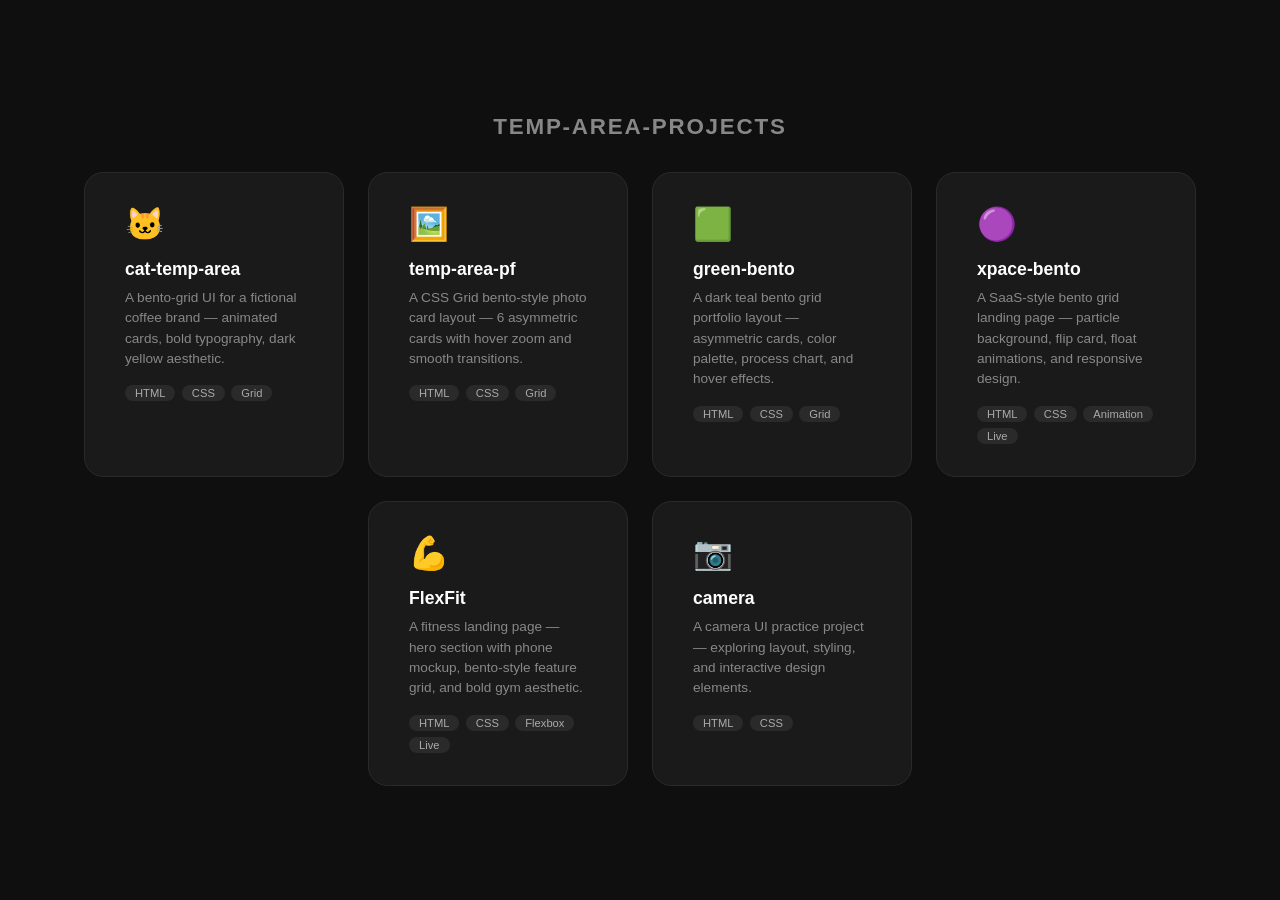
<file: index.html>
<!DOCTYPE html>
<html lang="en">
<head>
  <meta charset="UTF-8">
  <meta name="viewport" content="width=device-width, initial-scale=1.0">
  <title>temp-area-projects</title>
  <style>
    * { margin: 0; padding: 0; box-sizing: border-box; }

    body {
      min-height: 100vh;
      background: #0f0f0f;
      display: flex;
      flex-direction: column;
      align-items: center;
      justify-content: center;
      font-family: 'Segoe UI', sans-serif;
      gap: 2rem;
      padding: 2rem;
    }

    h1 {
      color: #fff;
      font-size: 1.4rem;
      letter-spacing: 0.08em;
      opacity: 0.5;
      text-transform: uppercase;
    }

    .cards {
      display: flex;
      gap: 1.5rem;
      flex-wrap: wrap;
      justify-content: center;
    }

    a.card {
      text-decoration: none;
      background: #1a1a1a;
      border: 1px solid #2a2a2a;
      border-radius: 1.2rem;
      padding: 2rem 2.5rem;
      color: #fff;
      width: 260px;
      transition: transform 0.25s ease, border-color 0.25s ease, box-shadow 0.25s ease;
    }

    a.card:hover {
      transform: translateY(-6px);
      border-color: #555;
      box-shadow: 0 12px 40px rgba(0,0,0,0.5);
    }

    .card-icon { font-size: 2rem; margin-bottom: 1rem; }

    .card h2 {
      font-size: 1.1rem;
      margin-bottom: 0.5rem;
      color: #fff;
    }

    .card p {
      font-size: 0.85rem;
      color: #888;
      line-height: 1.5;
    }

    .tags {
      display: flex;
      gap: 0.4rem;
      flex-wrap: wrap;
      margin-top: 1rem;
    }

    .tag {
      font-size: 0.7rem;
      padding: 2px 10px;
      border-radius: 20px;
      background: #2a2a2a;
      color: #aaa;
    }
  </style>
</head>
<body>

  <h1>temp-area-projects</h1>

  <div class="cards">

    <a href="./cat/index.html" class="card">
      <div class="card-icon">🐱</div>
      <h2>cat-temp-area</h2>
      <p>A bento-grid UI for a fictional coffee brand — animated cards, bold typography, dark yellow aesthetic.</p>
      <div class="tags">
        <span class="tag">HTML</span>
        <span class="tag">CSS</span>
        <span class="tag">Grid</span>
      </div>
    </a>

    <a href="./pf/index.html" class="card">
      <div class="card-icon">🖼️</div>
      <h2>temp-area-pf</h2>
      <p>A CSS Grid bento-style photo card layout — 6 asymmetric cards with hover zoom and smooth transitions.</p>
      <div class="tags">
        <span class="tag">HTML</span>
        <span class="tag">CSS</span>
        <span class="tag">Grid</span>
      </div>
    </a>

    <a href="https://myatkaungkyaw242.github.io/temp-area-projects/green-bento-grid/" target="_blank" class="card">
      <div class="card-icon">🟩</div>
      <h2>green-bento</h2>
      <p>A dark teal bento grid portfolio layout — asymmetric cards, color palette, process chart, and hover effects.</p>
      <div class="tags">
        <span class="tag">HTML</span>
        <span class="tag">CSS</span>
        <span class="tag">Grid</span>
      </div>
    </a>

    <a href="https://myatkaungkyaw242.github.io/xpace-bento/" target="_blank" class="card">
      <div class="card-icon">🟣</div>
      <h2>xpace-bento</h2>
      <p>A SaaS-style bento grid landing page — particle background, flip card, float animations, and responsive design.</p>
      <div class="tags">
        <span class="tag">HTML</span>
        <span class="tag">CSS</span>
        <span class="tag">Animation</span>
        <span class="tag">Live</span>
      </div>
    </a>

    <a href="https://myatkaungkyaw242.github.io/temp-area-projects/FlexFit.html/" target="_blank" class="card">
      <div class="card-icon">💪</div>
      <h2>FlexFit</h2>
      <p>A fitness landing page — hero section with phone mockup, bento-style feature grid, and bold gym aesthetic.</p>
      <div class="tags">
        <span class="tag">HTML</span>
        <span class="tag">CSS</span>
        <span class="tag">Flexbox</span>
        <span class="tag">Live</span>
      </div>
    </a>

    <a href="./camera/camera.html" class="card">
      <div class="card-icon">📷</div>
      <h2>camera</h2>
      <p>A camera UI practice project — exploring layout, styling, and interactive design elements.</p>
      <div class="tags">
        <span class="tag">HTML</span>
        <span class="tag">CSS</span>
      </div>
    </a>

  </div>

</body>
</html>
</file>
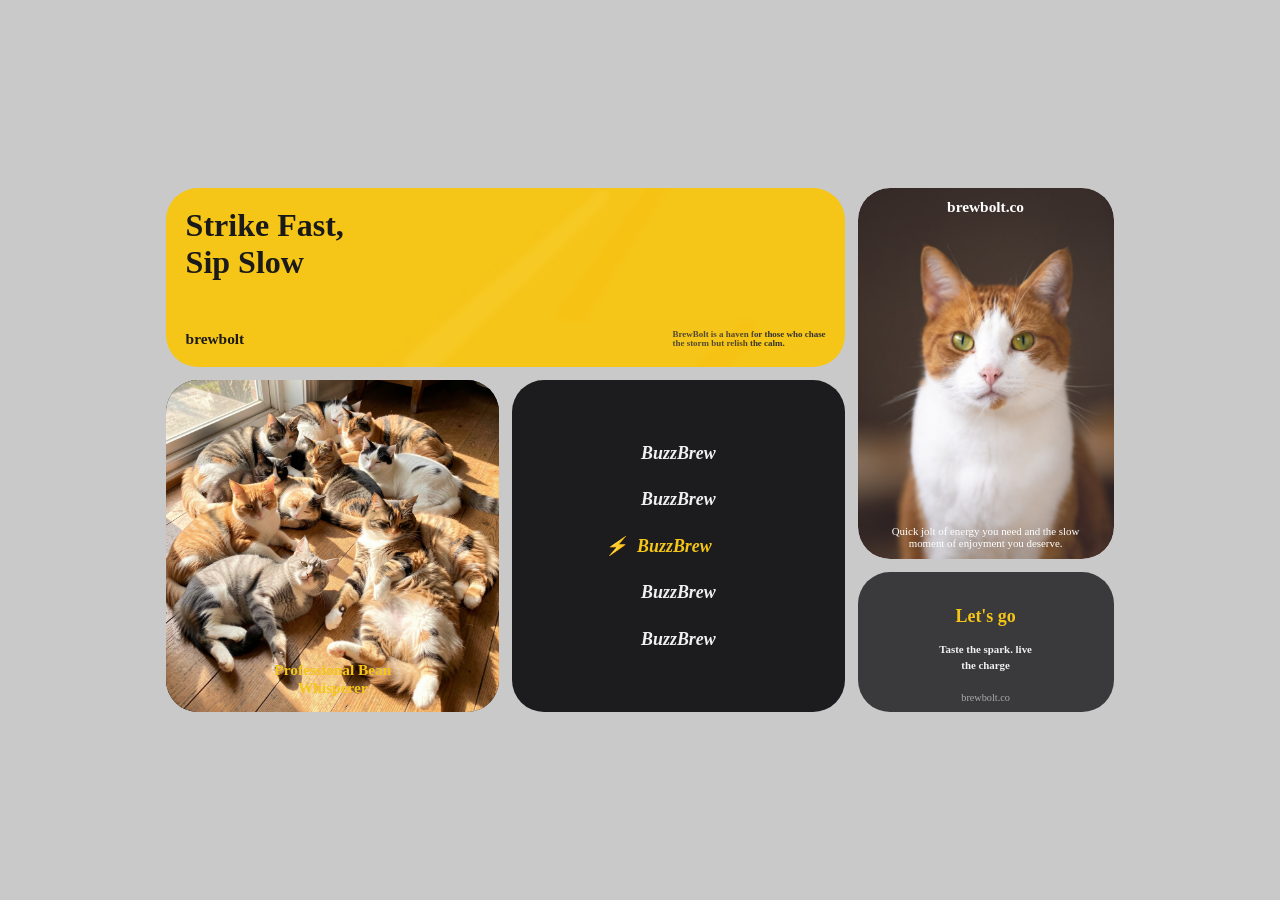
<file: cat/index.html>
<!DOCTYPE html>
<html lang="en">

<head>
    <meta charset="UTF-8">
    <meta name="viewport" content="width=device-width, initial-scale=1.0">
    <title>BrewBolt — Strike Fast, Sip Slow</title>
    <link rel="stylesheet" href="styles.css">
    <link rel="stylesheet" href="styles-cat.css">
</head>

<body>

    <div class="container">

        <div class="box box-1" style="grid-area: box-1">
            <h1>Strike Fast,<br>Sip Slow</h1>
            <div class="two-text">
                <h3>brewbolt</h3>
                <h4>BrewBolt is a haven for those who chase <br>the storm but relish the calm.</h4>
            </div>
        </div>

        <div class="box box-2" style="grid-area: box-2">
            <p class="top-text">brewbolt.co</p>
            <img src="./images/zoe-gayah-jonker-G7kUPmzi80E-unsplash.jpg" alt="coffee cup">
            <div class="just-text-two">
                <p>Quick jolt of energy you need and the slow moment of enjoyment you deserve.</p>
            </div>
        </div>

        <div class="box box-3" style="grid-area: box-3">
            <img src="./images/freepik__a-group-of-playful-cats-lounging-on-sunlit-wooden-__5813.png" alt="cats"
                height="300px">
            <div class="text-box-3">
                <h5>Professional Bean <br> Whisperer</h5>
            </div>
        </div>

        <div class="box box-4" style="grid-area: box-4">
            <h2>BuzzBrew</h2>
            <h2>BuzzBrew</h2>
            <h2 class="yellow">BuzzBrew</h2>
            <h2>BuzzBrew</h2>
            <h2>BuzzBrew</h2>
        </div>

        <div class="box box-5" style="grid-area: box-5">
            <h2>Let's go</h2>
            <h3>Taste the spark. live <br> the charge</h3>
            <p>brewbolt.co</p>
        </div>

    </div>

</body>

</html>
</file>
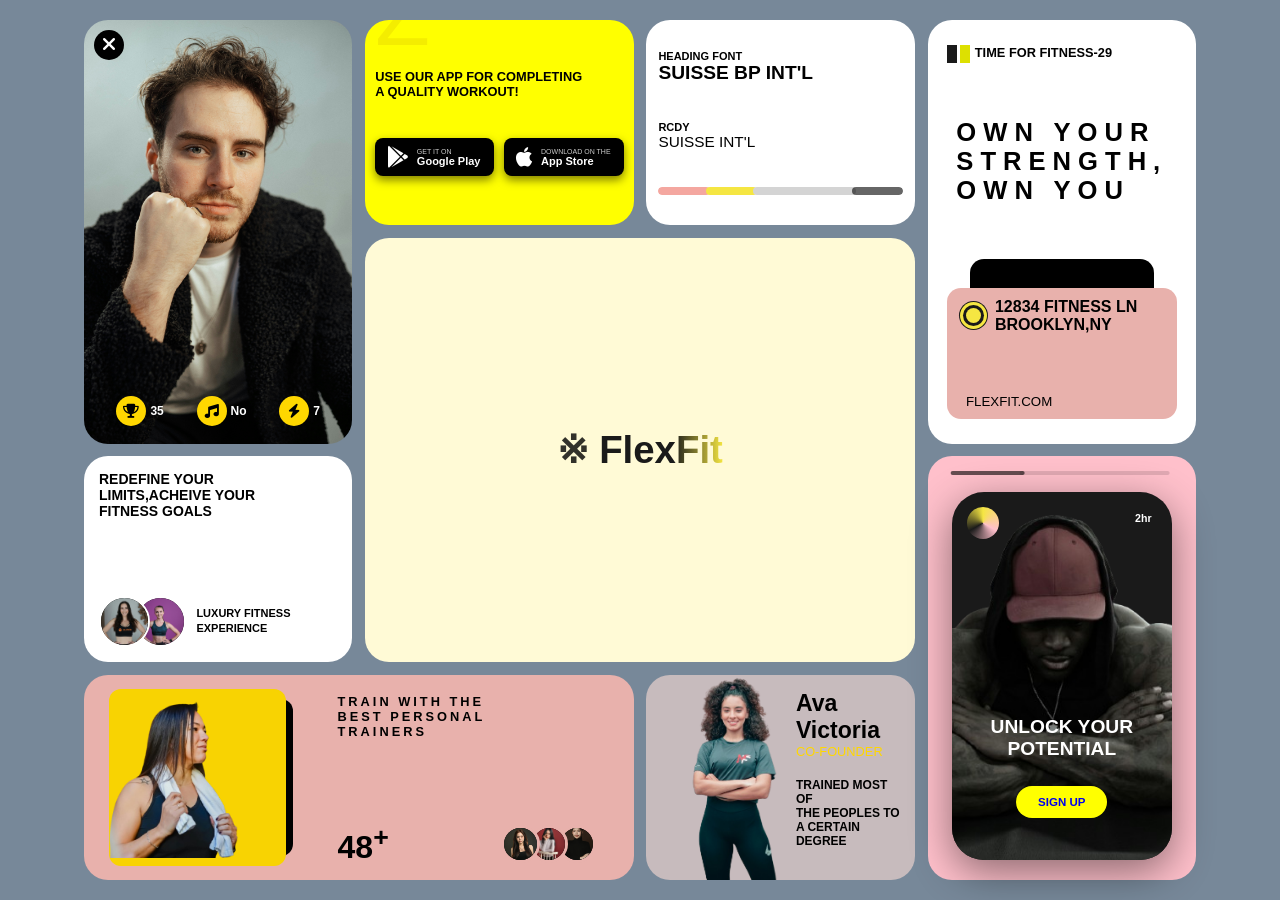
<file: FlexFit.html/index.html>
<!DOCTYPE html>
<html lang="en">

<head>
    <meta charset="UTF-8">
    <meta name="viewport" content="width=device-width, initial-scale=1.0">
    <title>Document</title>
    <link rel="stylesheet" href="FlexFit.css">
    <link rel="stylesheet" href="FlexFit2.css">
    <link rel="stylesheet" href="https://cdnjs.cloudflare.com/ajax/libs/font-awesome/6.5.0/css/all.min.css">
</head>

<body>
    <div class="container">

        <div class="boxes box-1">
            <img src="./isaac-macdonald-xU3ik41gwXY-unsplash.jpg" alt="black-ppl">

            <div class="top-icon">
                <i class="fa-solid fa-xmark"></i>
            </div>

            <div class="icons">


                <div class="for-box-1">
                    <i class="fa-solid fa-trophy"></i>
                    <span>35</span>
                </div>

                <div class="for-box-1">
                    <i class="fa-solid fa-music"></i>
                    <span>No</span>
                </div>

                <div class="for-box-1">
                    <i class="fa-solid fa-bolt"></i>
                    <span>7</span>
                </div>



            </div>

        </div>


        <div class="boxes box-2">

            <h5>USE OUR APP FOR COMPLETING <br> A QUALITY WORKOUT!</h5>


            <div class="play-stores">

                <a href="#">
                    <i class="fab fa-google-play"></i>

                    <span>
                        <small>GET IT ON</small>
                        Google Play
                    </span>

                </a>

                <a href="#">
                    <i class="fab fa-apple"></i>
                    <span>
                        <small>DOWNLOAD ON THE</small>
                        App Store
                    </span>
                </a>

            </div>
        </div>


        <div class="boxes box-3">

            <div class="text-1">
                <h5>HEADING FONT</h5>
                <h2>SUISSE BP INT'L</h2>
            </div>

            <div class="text-2">
                <h5>RCDY</h5>
                <h3>SUISSE INT'L</h3>
            </div>

            <div class="progress-bar">
                <div class="segment pink"></div>
                <div class="segment yellow"></div>
                <div class="segment gray"></div>
                <div class="segment black"></div>
            </div>
        </div>
        <div class="boxes box-4">

            <div class="mini-heading">
                <h5>TIME FOR FITNESS-29</h5>
            </div>

            <div class="own-strength">
                <h1>OWN YOUR <br> STRENGTH, <br>OWN YOU
                </h1>
            </div>

            <div class="middle-box-two">

            </div>
            <div class="the-box">

                <span class="the-box-one">12834 FITNESS LN <br>BROOKLYN,NY</span>


                <div class="the-box-two">
                    <h5>FLEXFIT.COM</h5>
                </div>
            </div>


        </div>
        <div class="boxes box-5">

            <h4>REDEFINE YOUR <br> LIMITS,ACHEIVE YOUR <br> FITNESS GOALS</h4>

            <div class="for-box-5">

                <div class="circle one-circle">
                    <img src="./pexels-joshua-pierre-1089905226-20643237.jpg" alt="">
                </div>

                <div class="circle two-circle">
                    <img src="./pexels-josepheulo-nyc-19985572.jpg" alt="">
                </div>

                <span class="box-5-span">LUXURY FITNESS <br> EXPERIENCE</span>

            </div>

        </div>
        <div class="boxes box-6">
            <h1>FlexFit</h1>
        </div>


        <div class="boxes box-7">


            <!-- LEFT: image -->
            <div class="card-image">
                <img src="./pexels-kampus-6922128-removebg-preview234.png" />
            </div>

            <div class="middle-box">


            </div>


            <!-- RIGHT: all text content -->
            <div class="card-content">

                <div class="just-test">
                    <h2>Train With The <br>Best Personal <br> Trainers</h2>
                </div>

                <div class="card-footer">
                    <span class="count">48<sup>+</sup></span>

                    <div class="avatars">
                        <div class="Three one">
                            <img src="./pexels-felix-young-449360607-26760698.jpg" alt="user1" />
                        </div>

                        <div class="Three two">
                            <img src="./pexels-oc1820-200611881-11571297.jpg" alt="user2" />
                        </div>

                        <div class="Three three">
                            <img src="./pexels-pro5-vn-1368185933-26953099.jpg" alt="user3" />
                        </div>
                    </div>

                </div>

            </div>



        </div>


        <div class="boxes box-8">

            <div class="trainer">
                <img src="./sdfsdafasdf.png" alt="Another-person">
            </div>

            <div class="detail-1">
                <h3>Ava Victoria</h3>
                <h4>CO-FOUNDER</h4>
                <p>TRAINED MOST OF <br> THE PEOPLES TO <br> A CERTAIN DEGREE</p>
            </div>

        </div>


        <div class="boxes box-9">

            <div class="progress-bar-two">
                <div class="segment black"></div>
                <div class="segment anotherblack"></div>

            </div>


            <div class="phone-frame">



                <!-- image fills the phone -->
                <img src="./richard-r-Ybsjs7k4PL8-unsplash-removebg-preview.png" alt="man" class="phone-img" />

                <!-- text overlay on top of image -->
                <div class="phone-overlay">
                    <h2>UNLOCK YOUR <br>POTENTIAL</h2>
                    <a href="#" class="btn">SIGN UP</a>
                </div>

                <div class="two-hour">
                    <h5>2hr</h5>
                </div>

                <div class="circle-box-9">

                </div>




            </div>

        </div>


    </div>

</body>

</html>
</file>
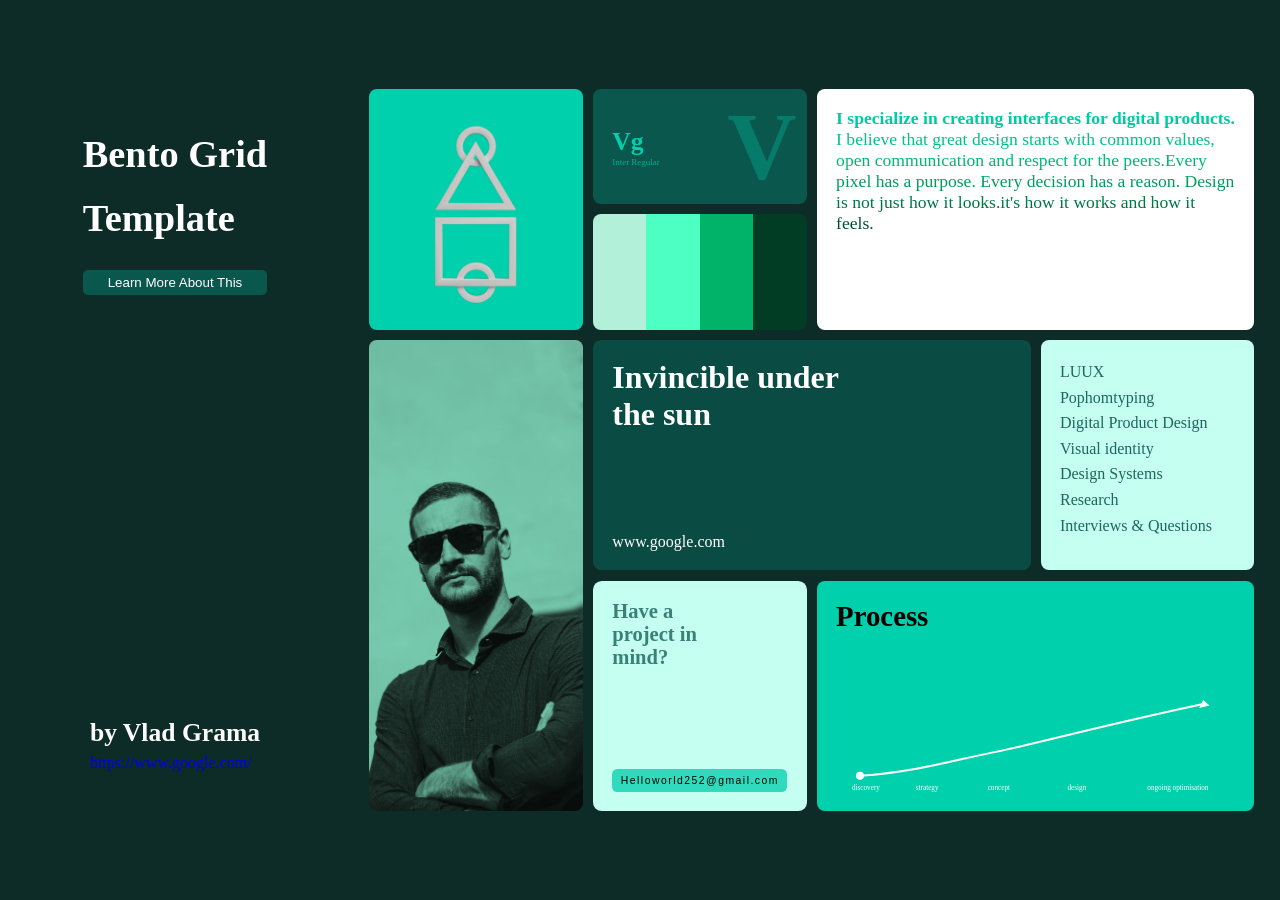
<file: green-bento-grid/index.html>
<!DOCTYPE html>
<html lang="en">

<head>
    <meta charset="UTF-8">
    <meta name="viewport" content="width=device-width, initial-scale=1.0">
    <title>Green Bento Grid</title>
    <link rel="stylesheet" href="green.css">
    <link rel="stylesheet" href="green-for-responsive.css">
</head>

<body>
    <div class="main-container">

        <div class="left-container">
            <div class="Bento">
                <h1>Bento Grid <br>Template</h1>
                <button>Learn More About This </button>
            </div>
            <div class="Vlad">
                <h5>by Vlad Grama</h5>
                <a href="https://www.google.com/">https://www.google.com/</a>
            </div>

        </div>

        <div class="right-container">
            <div class="box-1 for-images">
                <img src="./vadim-bogulov-In9Tha9_Hu4-unsplash-removebg-preview.png" alt="logo" height="300px">
            </div>

            <div class="box-2">
                <div class="box-2-left">
                    <h1>Vg</h1>
                    <p>Inter Regular</p>
                </div>
                <span class="box-2-v">V</span>
            </div>

            <div class="box-3">
                <div class="palette">
                    <div class="color c1"></div>
                    <div class="color c2"></div>
                    <div class="color c3"></div>
                    <div class="color c4"></div>
                </div>
            </div>

            <div class="box-4">
                <p><strong>I specialize in creating interfaces for digital products.</strong> I believe that great
                    design starts with common values, open communication and respect for the peers.Every pixel has a
                    purpose. Every decision has a reason. Design is not just how it looks.it's how it works and how it
                    feels.</p>

            </div>

            <div class="box-5 for-images">
                <img src="./guillaume-de-germain-AUjyFI2VP7U-unsplash.jpg" alt="human" height="300px">
            </div>

            <div class="box-6">
                <h1>Invincible under <br>the sun</h1>
                <p>www.google.com</p>
            </div>

            <div class="box-7">
                <li>LUUX</li>
                <li>Pophomtyping</li>
                <li>Digital Product Design</li>
                <li>Visual identity</li>
                <li>Design Systems</li>
                <li>Research</li>
                <li>Interviews & Questions</li>
            </div>

            <div class="box-8">
                <h3>Have a <br> project in <br>mind?</h3>
                <button>Helloworld252@gmail.com</button>
            </div>

            <div class="box-9">
                <h2>Process</h2>
                <svg viewBox="0 0 500 120" xmlns="http://www.w3.org/2000/svg" class="process-line">
                    <circle cx="30" cy="100" r="5" fill="white" />
                    <path d="M30 100 C100 95, 150 80, 200 70 S320 40, 460 10" stroke="white" stroke-width="2.5"
                        fill="none" />
                    <polygon points="460,5 455,15 468,12" fill="white" />
                    <text x="20" y="118" fill="white" font-size="9">discovery</text>
                    <text x="100" y="118" fill="white" font-size="9">strategy</text>
                    <text x="190" y="118" fill="white" font-size="9">concept</text>
                    <text x="290" y="118" fill="white" font-size="9">design</text>
                    <text x="390" y="118" fill="white" font-size="9">ongoing optimisation</text>
                </svg>
            </div>
        </div>
    </div>

</body>

</html>
</file>
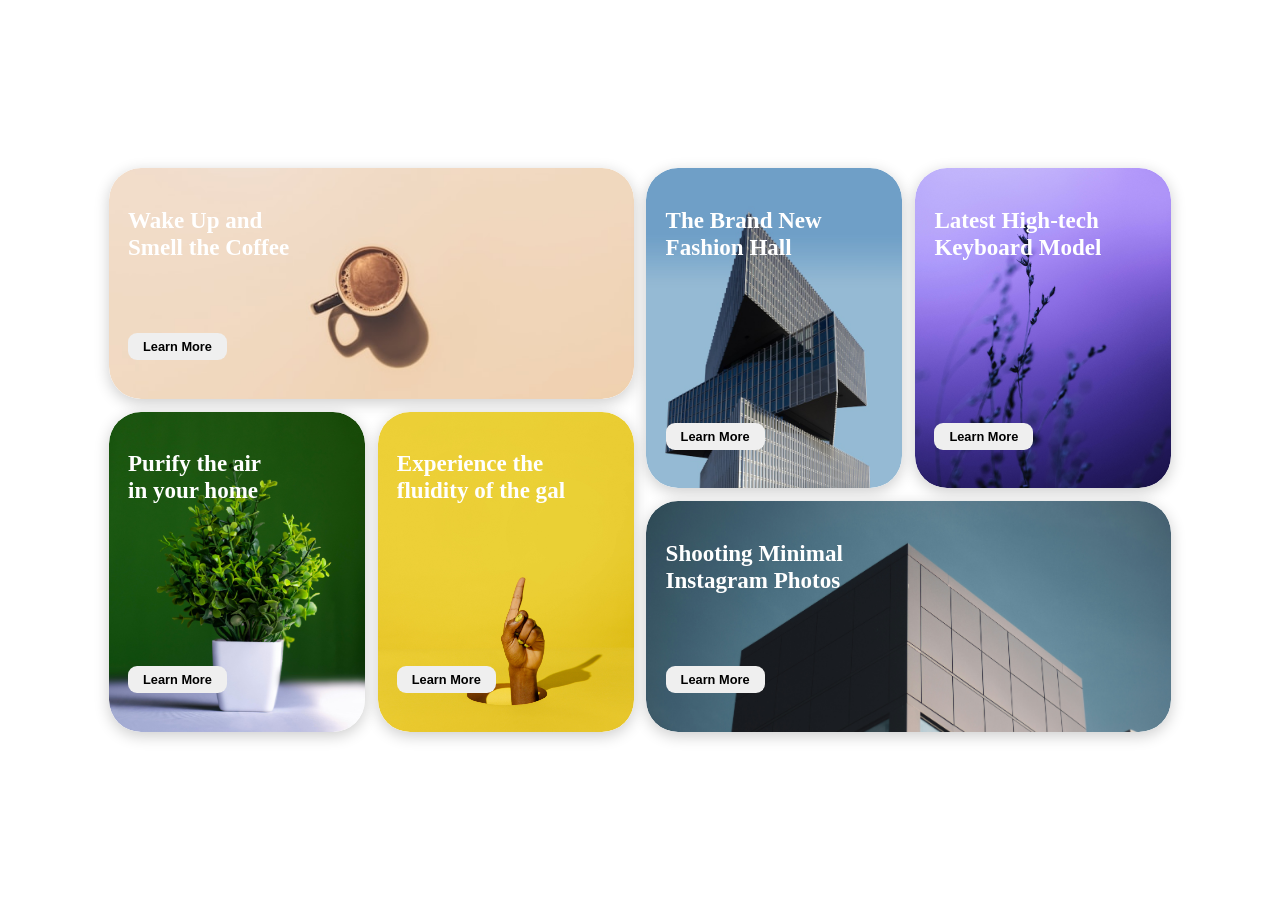
<file: pf/index.html>
<!DOCTYPE html>
<html lang="en">

<head>
    <meta charset="UTF-8">
    <meta name="viewport" content="width=device-width, initial-scale=1.0">
    <title>temp-area-pf</title>
    <link rel="stylesheet" href="temp-area-pj-1.css">
    <link rel="stylesheet" href="temp.css">
</head>

<body>

    <div class="container">
        <div class="box-1 boxes">
            <img src="./mini-projects-photos/jakub-dziubak-XtUd5SiX464-unsplash.jpg" alt="Coffee">
            <h1>Wake Up and <br>Smell the Coffee</h1>
            <button>Learn More</button>
        </div>

        <div class="box-2 boxes">
            <img src="./mini-projects-photos/victor-EvczjigoKzk-unsplash.jpg" alt="Fashion">
            <h1>The Brand New <br>Fashion Hall</h1>
            <button>Learn More</button>
        </div>

        <div class="box-3 boxes">
            <img src="./mini-projects-photos/pexels-marek-piwnicki-3907296-11513085.jpg" alt="Keyboard">
            <h1>Latest High-tech <br>Keyboard Model</h1>
            <button>Learn More</button>
        </div>

        <div class="box-4 boxes">
            <img src="./mini-projects-photos/pexels-mysara-hassan-116278479-30661698.jpg" alt="Air purifier">
            <h1>Purify the air <br>in your home</h1>
            <button>Learn More</button>
        </div>

        <div class="box-5 boxes">
            <img src="./mini-projects-photos/pexels-cottonbro-5870545.jpg" alt="Gallery">
            <h1>Experience the <br>fluidity of the gal</h1>
            <button>Learn More</button>
        </div>

        <div class="box-6 boxes">
            <img src="./mini-projects-photos/dima-mukhin-uw2yMm0ablc-unsplash.jpg" alt="Photography">
            <h1>Shooting Minimal <br>Instagram Photos</h1>
            <button>Learn More</button>
        </div>

    </div>

</body>

</html>
</file>
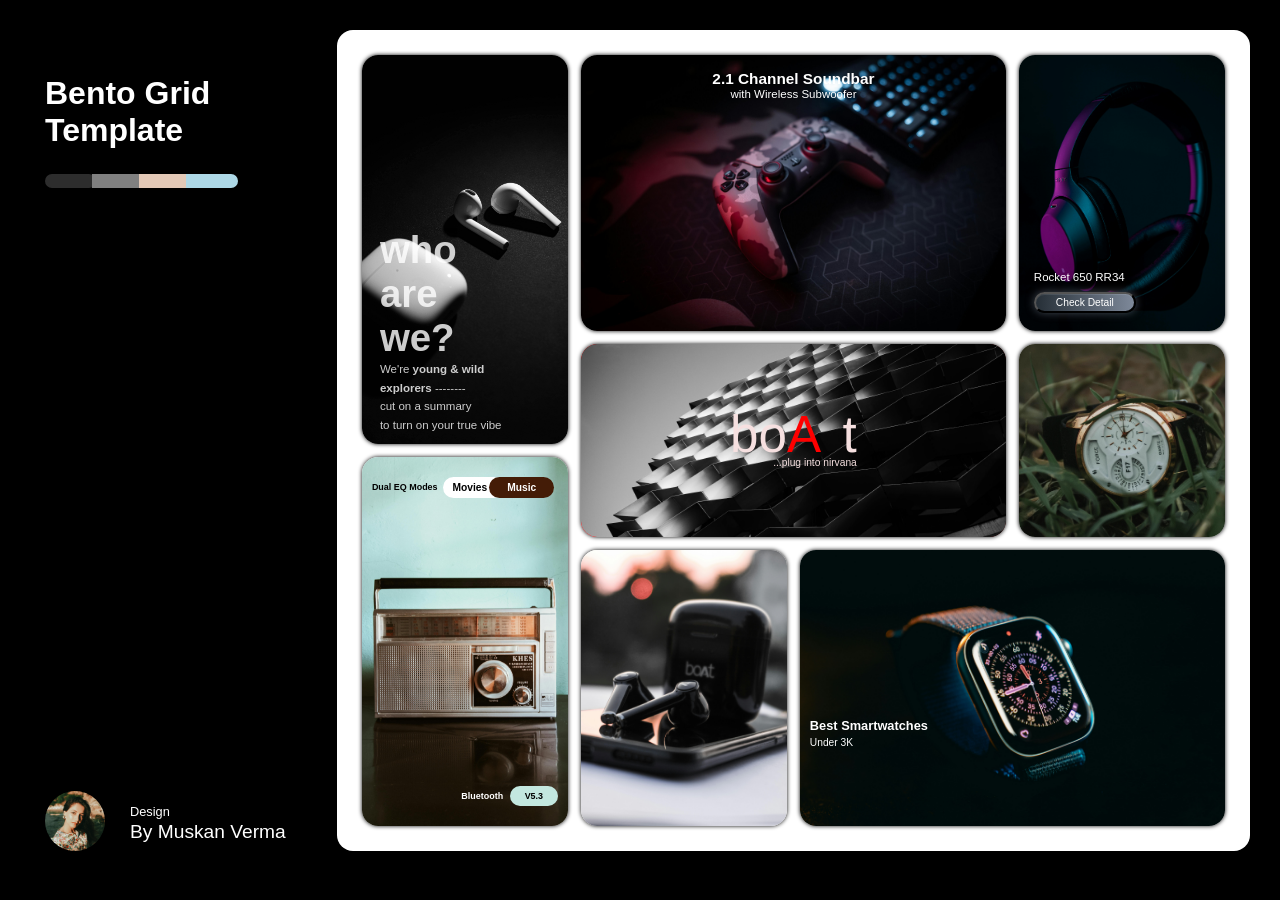
<file: camera/camera.html>
<!DOCTYPE html>
<html lang="en">

<head>
    <meta charset="UTF-8">
    <meta name="viewport" content="width=device-width, initial-scale=1.0">
    <title>Bento Grid - boAt</title>
    <link rel="stylesheet" href="camera.css">
    <link rel="stylesheet" href="camera-responsive.css">
</head>

<body>
    <div class="main">
        <div class="left-side">
            <div class="top-text">
                <h2>Bento Grid <br> Template</h2>

                <div class="color-bar">
                    <div class="segment black"></div>
                    <div class="segment gray"></div>
                    <div class="segment yellow"></div>
                    <div class="segment lightblue"></div>
                </div>
            </div>

            <div class="circle-text">

                <div class="circle">
                    <img src="../camera/photos/pexels-mertcoskunraw-33692733.jpg" alt="Designer profile photo">
                </div>

                <div class="text-span">
                    <span> <small>Design</small> <br> </span>
                    By Muskan Verma
                </div>
            </div>

        </div>

        <div class="right-side">

            <div class="boxes box-1">
                <img src="./photos/pexels-noblursbyshivam-6867253.jpg" alt="Young explorers">

                <div class="box-1-texts">
                    <h2>who <br> are <br> we?</h2>

                    <p>We're <strong> young & wild <br> explorers </strong>-------- <br> cut on a summary <br> to turn
                        on your true vibe
                    </p>
                </div>
            </div>

            <div class="boxes box-2">
                <img src="./photos/pexels-introspectivedsgn-30393930.jpg" alt="2.1 Channel Soundbar">

                <div class="box-2-text">
                    <!-- <span><strong>2.1 Channel Soundbar</strong> <br>with Wireless Subwoofer</span> -->
                    <h5><span class="channel">2.1 Channel Soundbar </span><br> with Wireless Subwoofer</h5>

                </div>
            </div>

            <div class="boxes box-3">
                <img src="./photos/pexels-res-138931537-10292805.jpg" alt="Rocket 650 RR34 headphones">


                <div class="box-3-texts">
                    <h4>Rocket 650 RR34</h4>

                    <div class="button-box-3">
                        <button>Check Detail</button>
                    </div>
                </div>
            </div>

            <div class="boxes box-4">
                <div class="box-4-text-one">
                    <span class="Dual">Dual EQ Modes</span>
                    <span class="tag">Movies</span>
                    <span class="tag-active">Music</span>
                </div>

                <img src="./photos/pexels-risky-syahriadi-341170212-16964394.jpg" alt="Bluetooth speaker">

                <div class="box-4-text-two">
                    <span>Bluetooth</span>
                    <span class="tag-V">V5.3</span>
                </div>
            </div>

            <div class="boxes box-5">
                <img src="./photos/pexels-sonny-28971517.jpg" alt="boat background">

                <div class="box-5-text">
                    <h1>bo<span class="A">A</span> <span class="t">t</span></h1>
                    <p>...plug into nirvana</p>
                </div>
            </div>

            <div class="boxes box-6">
                <img src="./photos/pexels-mohsin-mirza-703150220-18286111.jpg" alt="Product showcase">
            </div>

            <div class="boxes box-7">
                <img src="./photos/pexels-theamritdev-22940565.jpg" alt="Featured product">
            </div>

            <div class="boxes box-8">
                <img src="./photos/amanz-rqtXC3EHoSE-unsplash.jpg" alt="Best Smartwatches Under 3K">

                <div class="box-8-text">
                    <span class="box-8-qw">Best Smartwatches <br></span>
                    <span class="box-8-wq">Under 3K</span>
                </div>
            </div>






        </div>
    </div>
</body>

</html>
</file>
<file: cat/styles.css>
* {
    padding: 0;
    margin: 0;
    list-style: none;
    box-sizing: border-box;
    text-transform: none;
    text-decoration: none;
}

img {
    display: block;
    max-width: 100%;
}

body {
    background: #45454649;
    min-height: 100vh;
    display: flex;
    align-items: center;
    justify-content: center;
    padding: 2%;
}

.container {
    background: transparent;
    display: grid;
    grid-auto-columns: clamp(140px, 20vw, 300px);
    grid-template-rows: clamp(100px, 14vw, 200px) clamp(100px, 14vw, 200px) clamp(80px, 11vw, 160px);
    grid-template-areas:
        "box-1 box-1 box-2"
        "box-3 box-4 box-2"
        "box-3 box-4 box-5";
    gap: clamp(0.4rem, 1vw, 1rem);
    border-radius: 2em;
}


.box {
    border-radius: 2em;
    opacity: 0;
    animation: fadeUp 0.6s ease forwards;
    transition: transform 0.4s cubic-bezier(0.175, 0.885, 0.32, 1.275),
        box-shadow 0.4s ease;
}

.box:hover {
    transform: translateY(-10px) scale(1.03);
    box-shadow: 0 20px 40px rgba(0, 0, 0, 0.5),
        0 0 20px rgba(245, 197, 24, 0.25);
    z-index: 10;
}

.box-1 {
    animation-delay: 0.1s;
}

.box-2 {
    animation-delay: 0.2s;
}

.box-3 {
    animation-delay: 0.3s;
}

.box-4 {
    animation-delay: 0.4s;
}

.box-5 {
    animation-delay: 0.5s;
}

/* ── BOX 1 — HERO ── */
.box-1 {
    display: flex;
    justify-content: space-between;
    flex-direction: column;
    background: #f5c518;
    overflow: hidden;
    position: relative;
}

.box-1::before {
    content: "⚡";
    position: absolute;
    right: -10px;
    top: -60px;
    font-size: 30rem;
    opacity: 0.15;
    color: #c9a700;
    line-height: 1;
}

.box-1 h1 {
    padding: clamp(10px, 1.5vw, 20px);
    font-size: clamp(1.2rem, 2.5vw, 2.5rem);
    font-weight: 700;
    color: #1a1a1a;
}

.two-text {
    display: flex;
    justify-content: space-between;
    padding: clamp(10px, 1.5vw, 20px);
}

.two-text h3 {
    font-size: clamp(0.7rem, 1.2vw, 1.2rem);
    font-weight: 700;
    color: #1a1a1a;
}

.two-text h4 {
    font-size: clamp(0.5rem, 0.7vw, 0.7rem);
    color: #333;
    max-width: 200px;
    line-height: 1;
}

/* ── BOX 2 — COFFEE IMAGE ── */
.box-2 {
    text-align: center;
    position: relative;
    border-radius: 2em;
    overflow: hidden;
}

.box-2 img {
    object-fit: cover;
    object-position: center;
    height: 100%;
    width: 100%;
    border-radius: 2em;
}

.top-text {
    position: absolute;
    top: 10px;
    left: 50%;
    transform: translate(-50%);
    color: #ffffff;
    font-size: clamp(0.7rem, 1.2vw, 1.2rem);
    font-weight: 650;
}

.just-text-two {
    position: absolute;
    bottom: 10px;
}

.just-text-two p {
    color: #ffffff;
    font-size: clamp(0.55rem, 0.85vw, 0.85rem);
    font-weight: 500;
    padding: 0 clamp(10px, 1.5vw, 20px);
}


.box-3 {
    height: 100%;
    position: relative;
    background: #1a1a1a;
}

.box-3 img {
    object-fit: cover;
    object-position: center;
    height: 100%;
    width: 100%;
    border-radius: 2em;
}

.text-box-3 {
    bottom: 0;
    position: absolute;
    width: 100%;
    padding: clamp(0.5em, 1.2vw, 1em);
    text-align: center;
}

.text-box-3 h5 {
    font-size: clamp(0.7rem, 1.2vw, 1.2rem);
    color: #f5c518;
    font-weight: 700;
}


.box-4 {
    display: flex;
    flex-direction: column;
    justify-content: center;
    background: #1c1c1e;
    border-radius: 2em;
    gap: clamp(4px, 0.8vw, 8px);
    padding: clamp(0.5em, 1.2vw, 1em);
}

.box-4 h2 {
    line-height: clamp(22px, 3vw, 40px);
    font-size: clamp(0.8rem, 1.4vw, 1.5rem);
    color: #f0f0f0;
    width: 100%;
    text-align: center;
    font-style: italic;
}

.box-4 h2.yellow {
    color: #f5c518;
    text-align: center;
    font-style: italic;
    padding-right: 40px;
}

.yellow::before {
    content: "⚡";
    margin-right: 10px;
}


.box-5 {
    display: flex;
    flex-direction: column;
    align-items: center;
    text-align: center;
    background: #3a3a3c;
    padding: clamp(10px, 1.5vw, 20px) 0;
    border-radius: 2em;
    line-height: clamp(28px, 4vw, 50px);
}

.box-5 h2 {
    font-size: clamp(0.85rem, 1.4vw, 1.4rem);
    color: #f5c518;
}

.box-5 h3 {
    font-size: clamp(0.6rem, 0.85vw, 0.85rem);
    color: #f0f0f0;
    line-height: 1.5;
}

.box-5 p {
    font-size: clamp(0.55rem, 0.8vw, 0.8rem);
    color: #aaaaaa;
}


@keyframes fadeUp {
    from {
        opacity: 0;
        transform: translateY(20px);
    }

    to {
        opacity: 1;
        transform: translateY(0);
    }
}
</file>
<file: cat/styles-cat.css>
body{
    height: auto;
    min-height: 100vh;
    
}
.container{
    grid-template-columns: 1fr 1fr;
    grid-template-rows: 150px auto auto;
    grid-template-areas:
            "box-1 box-1"
            "box-2 box-3"
            "box-4 box-5";
}
@media (min-width: 768px) {
    .container {
            grid-template-columns: 1fr 1fr;
            grid-template-rows: 200px auto auto;
            grid-template-areas:
                "box-1 box-1"
                "box-2 box-3"
                "box-4 box-5";
        }
}
@media (min-width: 1024px){
    .container {
            background: transparent;
            display: grid;
            grid-auto-columns: clamp(140px, 20vw, 300px);
            grid-template-rows: clamp(100px, 14vw, 200px) clamp(100px, 14vw, 200px) clamp(80px, 11vw, 160px);
            grid-template-areas:
                "box-1 box-1 box-2"
                "box-3 box-4 box-2"
                "box-3 box-4 box-5";
            gap: clamp(0.4rem, 1vw, 1rem);
            border-radius: 2em;
        }
}
</file>
<file: FlexFit.html/FlexFit.css>
* {
    padding: 0;
    margin: 0;
    list-style: none;
    box-sizing: border-box;
    text-transform: none;
    text-decoration: none;
    font-family: 'Inter', sans-serif;
}

img {
    max-width: 100%;
    height: auto;
    display: block;
}

@keyframes gradientShift {
    0%   { background-color: #708090; }
    33%  { background-color: #2c3e6b; }
    66%  { background-color: #4a2c6b; }
    100% { background-color: #708090; }
}

body {
    min-height: 100vh;
    background: lightslategray;
    display: flex;
    justify-content: center;
    align-items: center;
    animation: gradientShift 8s ease-in-out infinite;
}

.container {
    height: 100vh;
    max-width: 1300px;
    width: 90%;
    margin: 0 auto;
    display: grid;
    grid-template-columns: repeat(4, minmax(0, 1fr));
    grid-template-rows: repeat(4, minmax(clamp(80px, 8vw, 100px), 1fr));
    grid-template-areas:
        "box-1 box-2 box-3 box-4"
        "box-1 box-6 box-6 box-4"
        "box-5 box-6 box-6 box-9"
        "box-7 box-7 box-8 box-9";
    gap: clamp(0.6rem, 1vw, 1rem);
    padding: clamp(12px, 1.5vw, 20px);
}

.boxes {
    border-radius: 24px;
}

.box-1 {
    grid-area: box-1;
    border-radius: 24px;
    position: relative;
}

.box-1 img {
    object-fit: cover;
    object-position: 50% 10%;
    width: 100%;
    height: 100%;
    border-radius: 24px;
}

.top-icon {
    position: absolute;
    top: 10px;
    left: 10px;
    background: black;
    color: white;
    border-radius: 50%;
    width: clamp(24px, 2.5vw, 30px);
    height: clamp(24px, 2.5vw, 30px);
    display: flex;
    align-items: center;
    justify-content: center;
    font-size: clamp(14px, 1.5vw, 20px);
}

.icons {
    position: absolute;
    bottom: 10px;
    left: 8px;
    right: 8px;
    display: flex;
    justify-content: space-around;
    border-radius: 12px;
    padding: 8px;
}

.for-box-1 {
    display: flex;
    align-items: center;
    gap: 4px;
    color: white;
    font-size: clamp(10px, 1vw, 12px);
    font-weight: 700;
}

.for-box-1 i {
    color: black;
    font-size: clamp(11px, 1.1vw, 14px);
    width: clamp(24px, 2.5vw, 30px);
    height: clamp(24px, 2.5vw, 30px);
    border-radius: 50%;
    background: gold;
    display: flex;
    align-items: center;
    justify-content: center;
}

.box-2 {
    grid-area: box-2;
    display: flex;
    flex-direction: column;
    justify-content: space-evenly;
    padding: clamp(8px, 1vw, 10px);
    background: yellow;
    position: relative;
    overflow: hidden;
}

.play-stores {
    display: flex;
    gap: clamp(6px, 0.8vw, 10px);
    justify-content: space-between;
}

.play-stores a {
    display: flex;
    align-items: center;
    gap: clamp(5px, 0.6vw, 8px);
    background: black;
    color: white;
    padding: clamp(6px, 0.7vw, 8px) clamp(8px, 1vw, 12px);
    border-radius: 8px;
    font-size: clamp(8px, 0.8vw, 10px);
    font-weight: 600;
    flex: 1;
    box-shadow: 0px 4px 10px rgba(0, 0, 0, 0.5);
}

.box-2::before {
    content: "Z";
    position: absolute;
    top: -50px;
    font-size: clamp(4rem, 7vw, 7rem);
    opacity: 0.20;
    color: #c9a700;
    line-height: 1;
}

.play-stores i {
    font-size: clamp(14px, 1.5vw, 20px);
}

.play-stores a span {
    display: flex;
    flex-direction: column;
    white-space: nowrap;
}

.play-stores a span small {
    font-size: 7px;
    font-weight: 400;
    opacity: 0.8;
}

.box-2 h5 {
    text-align: left;
    margin: 0 auto;
    font-size: clamp(10px, 1vw, 13px);
    width: 100%;
}

.box-3 {
    grid-area: box-3;
    background: white;
    display: flex;
    flex-direction: column;
    justify-content: space-around;
    padding: clamp(8px, 1vw, 12px);
}

.text-1 h5 {
    font-size: clamp(9px, 0.9vw, 11px);
}

.text-1 h2 {
    font-size: clamp(1rem, 1.5vw, 1.3rem);
    font-weight: 700;
}

.text-2 h5 {
    font-size: clamp(9px, 0.9vw, 11px);
}

.text-2 h3 {
    font-size: clamp(0.9rem, 1.2vw, 1.1rem);
    font-weight: normal;
}

.progress-bar {
    display: flex;
    height: 8px;
    border-radius: 999px;
    overflow: hidden;
}

.segment {
    height: 100%;
    border-radius: 999px;
}

.pink  { background-color: #f4a7a0; flex: 1; }
.yellow { background-color: #f5e642; flex: 1; }
.gray  { background-color: #d4d4d4; flex: 2; }
.black { background-color: #1a1a1a; flex: 3; }

.yellow { margin-left: -4px; }
.gray   { margin-left: -4px; }
.black  { margin-left: -4px; }

.box-4 {
    grid-area: box-4;
    background: white;
    display: flex;
    flex-direction: column;
    justify-content: space-between;
    padding: clamp(15px, 2vw, 25px) clamp(12px, 1.5vw, 20px);
}

.own-strength {
    text-align: left;
    font-size: clamp(0.8rem, 1vw, 1rem);
    margin: auto;
    letter-spacing: 7px;
}

.mini-heading h5 {
    text-align: left;
    font-size: clamp(10px, 1vw, 13px);
}

.mini-heading h5::before {
    content: "";
    display: inline-block;
    width: 10px;
    height: 18px;
    background-color: #1a1a1a;
    box-shadow: 13px 0 0 #dde001;
    margin-right: 18px;
    vertical-align: middle;
}

.the-box {
    background: #e8b1ac;
    height: 35%;
    border-radius: 14px;
    display: flex;
    justify-content: space-between;
    padding: clamp(8px, 1vw, 10px) clamp(12px, 1.5vw, 20px);
    flex-direction: column;
}

.middle-box-two {
    height: clamp(80px, 25%, 280px);
    border-radius: 14px;
    flex-shrink: 0;
    background: black;
    margin-bottom: -65px;
    width: clamp(80px, 80%, 600px);
    margin-left: auto;
    margin-right: auto;
}

.the-box-one::before {
    content: "";
    display: inline-block;
    width: 15px;
    height: 15px;
    background-color: #f5e642;
    border-radius: 50%;
    box-shadow: 0 0 0 3px #1a1a1a, 0 0 0 6px #f5e642, 0 0 0 7px #1a1a1a;
    margin-right: 14px;
    flex-shrink: 0;
}

.the-box-one {
    display: flex;
    align-items: center;
    font-weight: 700;
}

.the-box-two h5 {
    font-weight: normal;
}

.box-5 {
    grid-area: box-5;
    color: black;
    background: rgb(255, 255, 255);
    display: flex;
    flex-direction: column;
    justify-content: space-between;
    padding: clamp(10px, 1.2vw, 15px);
}

.for-box-5 {
    display: flex;
    align-items: center;
}

.circle {
    width: clamp(28px, 3vw, 36px);
    height: clamp(28px, 3vw, 36px);
    border-radius: 50%;
    background: black;
    border: 2px solid rgb(255, 255, 255);
}

.one-circle { z-index: 2; }

.two-circle {
    margin-left: -15px;
    z-index: 1;
}

.box-5-span {
    font-weight: 700;
    font-size: clamp(9px, 0.9vw, 11px);
    line-height: 1.4;
    margin-left: 10px;
}

.circle img {
    width: 100%;
    height: 100%;
    object-fit: cover;
    border-radius: 50%;
}

.box-5 h4 {
    font-weight: 600;
    font-size: clamp(11px, 1.1vw, 14px);
}

.box-6 {
    grid-area: box-6;
    background: #fffad6;
    display: grid;
    place-items: center;
}

.box-6 h1 {
    font-size: clamp(1.8rem, 3vw, 3rem);
}

.box-6 h1::before {
    content: "※";
    font-size: clamp(1.8rem, 3vw, 3rem);
    opacity: 0.80;
    color: black;
    margin-right: 10px;
    -webkit-text-fill-color: black;
}

.box-7 {
    grid-area: box-7;
    display: flex;
    gap: clamp(20px, 3.5vw, 50px);
    padding: clamp(10px, 1.2vw, 14px) clamp(12px, 1.5vw, 18px) clamp(10px, 1.2vw, 14px) clamp(15px, 2vw, 25px);
    background: #e8b1ac;
}

.card-image {
    width: clamp(80px, 35%, 420px);
    border-radius: 12px;
    overflow: hidden;
    flex-shrink: 1;
    background: rgb(248, 211, 2);
    z-index: 2;
}

.card-image img {
    width: 100%;
    height: 100%;
    object-fit: contain;
    object-position: left;
}

.card-content {
    padding-top: 5px;
    flex: 1;
    display: flex;
    justify-content: space-between;
    flex-direction: column;
}

.middle-box {
    width: clamp(80px, 25%, 280px);
    border-radius: 12px;
    flex-shrink: 0;
    background: black;
    margin-left: -165px;
    margin-top: 10px;
    margin-bottom: 10px;
}

.card-content h2 {
    font-size: clamp(0.8rem, 1vw, 1rem);
    letter-spacing: 3px;
    font-weight: 700;
    text-transform: uppercase;
}

.card-footer {
    display: flex;
    justify-content: space-between;
    align-items: center;
}

.avatars {
    display: flex;
    padding-right: clamp(10px, 1.5vw, 20px);
}

.count {
    font-size: clamp(20px, 2.5vw, 33px);
    font-weight: 800;
}

.Three {
    width: clamp(28px, 3vw, 40px);
    height: clamp(28px, 3vw, 40px);
    border-radius: 50px;
    border: 3px solid #e8b1ac;
    background: black;
}

.Three img {
    width: 100%;
    height: 100%;
    object-fit: cover;
    object-position: center;
    border-radius: 50%;
}

.one  { z-index: 3; }
.two  { margin-left: -10px; z-index: 2; }
.Three { margin-left: -10px; }

.box-8 {
    grid-area: box-8;
    background: #c7bbbd;
    display: flex;
}

.box-8 img {
    height: 100%;
    width: 100%;
    object-fit: contain;
    object-position: left;
}

.detail-1 {
    padding-top: clamp(10px, 1.2vw, 15px);
    padding-bottom: clamp(10px, 1.2vw, 15px);
    display: flex;
    flex-direction: column;
}

.detail-1 h3 {
    font-size: clamp(1.1rem, 1.8vw, 1.5rem);
}

.detail-1 h4 {
    font-weight: normal;
    font-size: clamp(0.8rem, 1vw, 1rem);
    color: gold;
}

.detail-1 p {
    font-size: clamp(10px, 1vw, 12px);
    padding-top: clamp(12px, 1.5vw, 20px);
    font-weight: 700;
}

.phone-overlay {
    position: absolute;
    bottom: 0;
    left: 0;
    right: 0;
}

.phone-img {
    width: 100%;
    height: 100%;
    object-fit: cover;
    object-position: 60% 50%;
}

.phone-overlay {
    width: 100%;
    text-align: center;
    position: absolute;
    bottom: 15px;
    display: flex;
    flex-direction: column;
    justify-content: space-between;
    height: 35%;
}

.btn {
    background: yellow;
    border-radius: 32px;
    padding: 10px 22px;
    width: fit-content;
    margin: auto;
    font-weight: 700;
    font-size: clamp(0.65rem, 0.9vw, 0.8rem);
}

.phone-overlay h2 {
    color: white;
    font-size: clamp(1rem, 1.5vw, 1.3rem);
}

.two-hour {
    position: absolute;
    top: 20px;
    right: 20px;
    color: white;
    font-size: clamp(0.8rem, 1vw, 1rem);
}

.circle-box-9 {
    background: pink;
    position: absolute;
    top: 15px;
    left: 15px;
    width: clamp(24px, 2.5vw, 32px);
    height: clamp(24px, 2.5vw, 32px);
    border-radius: 50%;
}

.phone-frame {
    width: 85%;
    height: 90%;
    background: #1a1a1a;
    border-radius: 32px;
    overflow: hidden;
    position: relative;
    box-shadow: 0 12px 40px rgba(0, 0, 0, 0.45);
}

.box-9 {
    grid-area: box-9;
    background: pink;
    display: flex;
    align-items: center;
    justify-content: center;
    padding: 15px 5px 0px 5px;
    position: relative;
}

.progress-bar-two {
    position: absolute;
    top: 15px;
    left: 50%;
    transform: translateX(-50%);
    width: 80%;
    z-index: 10;
    height: 4px;
    display: flex;
    margin: 0 auto;
}

.segment {
    height: 100%;
    border-radius: 999px;
}

.black {
    background-color: #000000;
    flex: 1;
    opacity: 0.6;
}

.anotherblack {
    background-color: #00000067;
    flex: 2;
    opacity: 0.3;
}

.anotherblack { margin-left: -5px; }


/* ===== ANIMATIONS ===== */

@keyframes fadeSlideUp {
    from { opacity: 0; transform: translateY(24px); }
    to   { opacity: 1; transform: translateY(0); }
}

@keyframes float {
    0%, 100% { transform: translateY(0); }
    50%       { transform: translateY(-10px); }
}

@keyframes pulse {
    0%, 100% { transform: scale(1);    box-shadow: 0 0 0 0 rgba(245,230,66,0.6); }
    50%       { transform: scale(1.06); box-shadow: 0 0 0 10px rgba(245,230,66,0); }
}

@keyframes bounceIn {
    0%   { transform: scale(0.75); opacity: 0; }
    60%  { transform: scale(1.08); opacity: 1; }
    100% { transform: scale(1); }
}

.boxes {
    animation: fadeSlideUp 0.6s ease forwards;
    opacity: 0;
}
.box-1 { animation-delay: 0.05s; }
.box-2 { animation-delay: 0.15s; }
.box-3 { animation-delay: 0.25s; }
.box-4 { animation-delay: 0.10s; }
.box-5 { animation-delay: 0.20s; }
.box-6 { animation-delay: 0.30s; }
.box-7 { animation-delay: 0.40s; }
.box-8 { animation-delay: 0.45s; }
.box-9 { animation-delay: 0.50s; }

.boxes {
    transition: transform 0.3s ease, box-shadow 0.3s ease;
}
.boxes:hover {
    transform: translateY(-4px);
    box-shadow: 0 12px 30px rgba(0,0,0,0.2);
}

.phone-frame {
    animation: float 3.5s ease-in-out infinite;
}

.btn {
    animation: pulse 2s ease-in-out infinite;
}

@keyframes shimmer {
    0%   { background-position: -200% center; }
    100% { background-position:  200% center; }
}

.box-6 h1 {
    animation: bounceIn 0.8s ease 0.5s forwards, shimmer 2.5s linear 1.3s infinite;
    background: linear-gradient(90deg, #1a1a1a 35%, #f5e642 50%, #1a1a1a 65%);
    background-size: 200% auto;
    -webkit-background-clip: text;
    -webkit-text-fill-color: transparent;
    background-clip: text;
}

@keyframes growBar {
    from { transform: scaleX(0); }
    to   { transform: scaleX(1); }
}

.progress-bar .segment {
    transform-origin: left;
    animation: growBar 0.8s ease forwards;
    transform: scaleX(0);
}
.progress-bar .segment:nth-child(1) { animation-delay: 0.3s; }
.progress-bar .segment:nth-child(2) { animation-delay: 0.5s; }
.progress-bar .segment:nth-child(3) { animation-delay: 0.7s; }
.progress-bar .segment:nth-child(4) { animation-delay: 0.9s; }

.play-stores a {
    position: relative;
    overflow: hidden;
}

.play-stores a::before {
    content: '';
    position: absolute;
    top: 0;
    left: -100%;
    width: 60%;
    height: 100%;
    background: linear-gradient(90deg, transparent, rgba(255,255,255,0.2), transparent);
    transition: left 0.4s ease;
}

.play-stores a:hover::before {
    left: 150%;
}

@keyframes popIn {
    from { transform: scale(0); opacity: 0; }
    to   { transform: scale(1); opacity: 1; }
}

.Three {
    animation: popIn 0.4s ease forwards;
    opacity: 0;
}
.one  { animation-delay: 0.4s; }
.two  { animation-delay: 0.6s; }
.three{ animation-delay: 0.8s; }

@keyframes slideInLeft {
    from { transform: translateX(-60px); opacity: 0; }
    to   { transform: translateX(0);     opacity: 1; }
}

.trainer {
    animation: slideInLeft 0.7s ease 0.5s forwards;
    opacity: 0;
}

@keyframes rotateBorder {
    from { transform: rotate(0deg); }
    to   { transform: rotate(360deg); }
}

.circle-box-9 {
    background: conic-gradient(#f5e642, pink, #1a1a1a, #f5e642);
    animation: rotateBorder 2s linear infinite;
}

.for-box-1 {
    animation: popIn 0.4s ease forwards;
    opacity: 0;
}
.for-box-1:nth-child(1) { animation-delay: 0.6s; }
.for-box-1:nth-child(2) { animation-delay: 0.8s; }
.for-box-1:nth-child(3) { animation-delay: 1.0s; }

@keyframes fadeSlideDown {
    from { opacity: 0; transform: translateY(-16px); }
    to   { opacity: 1; transform: translateY(0); }
}

.box-2 h5 {
    animation: fadeSlideDown 0.6s ease 0.3s forwards;
    opacity: 0;
}

.text-1, .text-2 {
    animation: fadeSlideUp 0.6s ease forwards;
    opacity: 0;
}
.text-1 { animation-delay: 0.2s; }
.text-2 { animation-delay: 0.4s; }

@keyframes typing {
    from { width: 0; }
    to   { width: 100%; }
}

.own-strength h1 {
    overflow: hidden;
    white-space: nowrap;
    animation: typing 1.5s steps(20) 0.5s forwards;
    width: 0;
}

@keyframes ripple {
    0%   { box-shadow: 0 0 0 0 rgba(0,0,0,0.3); }
    70%  { box-shadow: 0 0 0 10px rgba(0,0,0,0); }
    100% { box-shadow: 0 0 0 0 rgba(0,0,0,0); }
}

.circle {
    animation: ripple 2s ease-in-out infinite;
}
.two-circle {
    animation-delay: 0.4s;
}

.card-image {
    transition: transform 0.4s ease;
}
.card-image:hover {
    transform: scale(1.05);
}
</file>
<file: FlexFit.html/FlexFit2.css>
.container {
    grid-template-columns: 1fr;
    grid-template-rows: repeat(9, auto);
    padding: 20px;
    height: auto;
    min-height: 100vh;
    grid-template-areas:
        "box-1"
        "box-2"
        "box-3"
        "box-4"
        "box-5"
        "box-6"
        "box-7"
        "box-8"
        "box-9";
}

.boxes  { height: 350px; }
.box-2{
    height: 150px;
    
}
.box-3{
    height: 220px;
}
.box-4 {
    height: 300px;
}
.box-5{
    height: 150px;
}
.box-6 {
    height: 250px;
}
.box-8{
    height: auto;
}

.box-7 {
    flex-direction: column;
    gap: 10px;
    padding: 15px;
}

.card-image {
    width: 100%;
    height: 180px;
}

.middle-box {
    display: none;
}

.box-8 {
    flex-direction: column;
}

.box-8 img {
    width: 100%;
    height: 200px;
    object-fit: cover;
    object-position: center top;
}

.detail-1 {
    padding: 15px;
    margin: auto;
}




@media (min-width: 768px) {
    .container {
        grid-template-columns: 1fr 1fr;
        grid-template-areas:
            "box-1 box-2"
            "box-3 box-4"
            "box-6 box-6"
            "box-5 box-7"
            "box-8 box-9";
    }

    .boxes {
        height: 300px;
    }

    .box-1 {
        height: 300px;
    }

    .box-2 {
        height: 300px;
    }

    .box-3 {
        height: 300px;
    }

    .box-4 {
        height: 300px;
    }

    .box-6 {
        height: 300px;
    }

    .box-5 {
        height: auto;
    }
    .play-stores i {
        font-size: 30px;
    }
        .play-stores a span small {
            font-size: 10px;
            font-weight: 400;
            opacity: 0.8;
        }
                .play-stores a span {
                    font-size: 11px;
                    display: flex;
                    flex-direction: column;
                    white-space: nowrap;
                }
                .box-2 h5 {
                            text-align: left;
                         margin: 0 auto;
                    font-size: clamp(10px, 2vw, 20px);
                    width: 100%;
                                }
        .box-5 h4 {
            font-weight: 600;
            font-size: clamp(11px, 2vw, 30px);
        }
                .circle {
                    width: clamp(45px, 4vw, 70px);
                    height: clamp(45px, 4vw, 70px);
                    border-radius: 50%;
                    background: black;
                    border: 2px solid rgb(255, 255, 255);
                }
                        .box-5-span {
                            font-weight: 700;
                            font-size: clamp(9px, 1.5vw, 25px);
                            line-height: 1.4;
                            margin-left: 10px;
                        }
        
}




@media (min-width: 1024px) {
    .container {
        height: 100vh;
        grid-template-columns: repeat(4, minmax(0, 1fr));
            grid-template-rows: repeat(4, minmax(clamp(80px, 8vw, 100px), 1fr));
        grid-template-areas:
            "box-1 box-2 box-3 box-4"
            "box-1 box-6 box-6 box-4"
            "box-5 box-6 box-6 box-9"
            "box-7 box-7 box-8 box-9";
    }

    .boxes  { height: 100%; }
    .box-1  { height: 100%; }
    .box-2  { height: 100%; }
    .box-3  { height: 100%; }
    .box-4  { height: 100%; }
    .box-5  { height: 100%; padding: clamp(10px, 1.2vw, 15px); }
    .box-6  { height: 100%; }

    .box-7 {
        flex-direction: row;
        gap: clamp(20px, 3.5vw, 50px);
        padding: clamp(10px, 1.2vw, 14px) clamp(12px, 1.5vw, 18px) clamp(10px, 1.2vw, 14px) clamp(15px, 2vw, 25px);
    }

    .card-image {
        width: clamp(80px, 35%, 420px);
        height: 100%;
    }

    .middle-box {
        display: block;
    }

    .box-8 {
        flex-direction: row;
        height: 100%;
    }

    .box-8 img {
        width: 50%;
        height: 100%;
        object-fit: contain;
        object-position: left;
    }

    .detail-1 {
        padding-top: clamp(10px, 1.2vw, 15px);
        padding-bottom: clamp(10px, 1.2vw, 15px);
        margin: 0;
    }

    .box-5 h4 {
        font-size: clamp(11px, 1.1vw, 14px);
    }

    .box-5-span {
        font-size: clamp(9px, 0.9vw, 11px);
    }
        .box-2 h5 {
            text-align: left;
            margin: 0 auto;
            font-size: clamp(5px, 1vw, 13px);
            width: 100%;
        }

                .play-stores i {
                    font-size: 22px;
                }
        
                .play-stores a span small {
                    font-size: 7px;
                    font-weight: 400;
                    opacity: 0.8;
                }
        
                .play-stores a span {
                    font-size: 11px;
                    display: flex;
                    flex-direction: column;
                    white-space: nowrap;
                }
                                .box-8 img {
                                    height: 100%;
                                    width: 100%;
                                    object-fit: cover;
                                    object-position: left;
                                }
                                
}
</file>
<file: green-bento-grid/green.css>
* {
    padding: 0;
    margin: 0;
    list-style: none;
    box-sizing: border-box;
    text-transform: none;
    text-decoration: none;
}

img {
    max-width: 100%;
    height: auto;
    display: block;

}
body{
    height: 100vh;
    background: #0d2b27;
    display: flex;
    align-items: center;
    justify-content: center;
   
}
.main-container{
    display: grid;
    grid-template-columns: minmax(150px,350px) auto;

    width: fit-content;
    gap: clamp(0.75rem, 1.5vw, 2rem);
    height: 100%;
    place-items: center;
}
.left-container{
height: auto;
min-height: clamp(500px, 70vh, 900px);
padding: clamp(30px, 7vw, 120px) 0 clamp(30px, 5vw, 80px) clamp(20px, 5vw, 80px);
display: flex;
flex-direction: column;
justify-content: space-between;
/* background: blanchedalmond; */
}
.left-container h1{
    font-size: 4rem;
    font-size: clamp(1.5rem,3vw,4rem);
    color: white;
}
.Bento{
    line-height: clamp(40px, 5vw, 70px);
}
.Bento button{
    color: white;
    padding: 5px 25px;
    border: none;
    border-radius: 5px;
    background: #0a574d;
}
.Vlad{
    line-height: 30px;
    color: white;
}
.Vlad h5{
    font-size: clamp(1rem,2vw,2rem);
}
.right-container{
    /* background: blanchedalmond; */
    padding: clamp(10px, 2vw, 30px) clamp(10px, 2vw, 30px) clamp(10px, 2vw, 30px) 0;
    display: grid;
    grid-template-columns: repeat(4,minmax(clamp(100px, 12vw, 150px), clamp(150px, 18vw, 250px)));
    grid-template-rows: clamp(70px, 9vw, 125px) clamp(70px, 9vw, 125px) clamp(130px, 18vw, 250px) clamp(130px, 18vw, 250px);
    gap: clamp(0.4rem, 0.8vw, 1rem);
    grid-template-areas:
    "box-1 box-2 box-4 box-4"
    "box-1 box-3 box-4 box-4"
    "box-5 box-6 box-6 box-7"
    "box-5 box-8 box-9 box-9" ;
    margin: auto 0;
}

.for-images{
    border-radius: 0.5em;
}

.box-1{
    grid-area: box-1;
    height: 100%;
    width: 100%;
    border-radius: 0.5em;
    background: #00d0ac;
}
.box-1 img{
    object-fit: cover;
    object-position: center;
    height: 100%;
    width: 100%;
    border-radius: 0.5em;

}
.box-2 {
    grid-area: box-2;
    height: 100%;
    width: 100%;
   
    border-radius: 0.5em;
    background: #0a574d;
    color: #00d0ac;
}
.box-2 {
    display: flex;
    align-items: center;
    justify-content: space-between;
    padding: 0 clamp(5px, 0.8vw, 10px) 0 clamp(10px, 1.5vw, 20px);
    overflow: hidden;
}
.box-2-left h1{
    font-size: clamp(1rem, 2vw, 2.5rem);
}
.box-2-left p {
    font-size: clamp(0.5rem, 0.7vw, 0.7rem);
    opacity: 0.7;
}
.box-2-v {
    font-size: clamp(3rem, 6vw, 8rem);
    font-weight: 700;
    color: #00d0ac;
    opacity: 0.3;
    line-height: 1;
}
.box-3 {
    grid-area: box-3;
    height: 100%;
    width: 100%;
    border-radius: 0.5em;
    overflow: hidden;
}
.palette {
    display: flex;
    width: 100%;
    height: 100%;
}
.color { flex: 1; }
.c1 { background: #b2f0d9; }
.c2 { background: #4dffc3; }
.c3 { background: #00b368; }
.c4 { background: #003d24; }

.box-4 {
    grid-area: box-4;
    border-radius: 0.5em;
    background: white;
    text-align: left;
    padding: clamp(10px, 1.5vw, 20px);
}
.box-4 p{
    font-size: clamp(1.3rem,1.6vw,1.7rem);
    background: linear-gradient(180deg, #00d0ac,#00b368, #003d24);
    -webkit-background-clip: text;
    -webkit-text-fill-color: transparent;
    background-clip: text;
}
.box-5 {
    height: 100%;
    width: 100%;
    grid-area: box-5;
    border-radius: 0.5em;
    position: relative;
}
.box-5::after {
    content: '';
    position: absolute;
    top: 0; left: 0;
    width: 100%;
    height: 100%;
    background: rgba(0, 180, 120, 0.5);
    border-radius: 0.5em;
    mix-blend-mode: multiply;
}
.box-5 img{
    height: 100%;
        width: 100%;
        object-fit: cover;
            object-position: center;
            border-radius: 0.5em;
}
.box-6 {
    grid-area: box-6;
    border-radius: 0.5em;
    background: #0a574dbf;
    padding: clamp(10px, 1.5vw, 20px);
    display: flex;
    flex-direction: column;
    justify-content: space-between;
    color: white;
}
.box-6 h1{
   font-size: clamp(1.3rem, 2.5vw, 3rem);
}
.box-7 {
    grid-area: box-7;
    border-radius: 0.5em;
    padding: clamp(10px, 1.5vw, 20px);
    background: #c5fff1;
    line-height: clamp(18px, 2.2vw, 30px);
    font-size: clamp(0.65rem, 1.1vw, 1.2rem);
    color: #0a574de6;
}
.box-8 {
    grid-area: box-8;
    border-radius: 0.5em;
    background: #c5fff1;
    padding: clamp(10px, 1.5vw, 20px);
    font-size: clamp(0.8rem, 1.3vw, 1.5rem);
    color: #0a574dbf;
    display: flex;
    flex-direction: column;
    justify-content: space-between;
}
.box-8 button{
    border: none;
    padding: clamp(5px, 0.6vw, 8px) 0px;
    font-size: clamp(0.5rem, 0.7vw, 0.7rem);
    letter-spacing: 1.5px;
    background: #00d0adc0;
    border-radius: 0.5em;
}
.box-9 {
    grid-area: box-9;
    background: #00d0ac;
    border-radius: 0.5em;
    padding: clamp(10px, 1.5vw, 20px);
    display: flex;
    flex-direction: column;
    justify-content: space-between;
}
.box-9 h2{
    font-size: clamp(1.2rem, 2vw, 2.5rem);
}
.process-line {
    width: 100%;
    height: auto;
}

/* Hover effects for all boxes */
.box-1,
.box-2,
.box-3,
.box-4,
.box-5,
.box-6,
.box-7,
.box-8,
.box-9 {
    transition: transform 0.25s ease, box-shadow 0.25s ease;
    cursor: pointer;
}

.box-1:hover,
.box-5:hover {
    transform: scale(1.02);
    box-shadow: 0 12px 30px rgba(0, 0, 0, 0.25);
}

.box-2:hover {
    transform: translateY(-5px);
    box-shadow: 0 12px 25px rgba(0, 208, 172, 0.3);
    background: #0d6b5f;
}

.box-3:hover {
    transform: translateY(-5px);
    box-shadow: 0 10px 20px rgba(0, 0, 0, 0.2);
}

.box-4:hover {
    transform: translateY(-5px);
    box-shadow: 0 12px 25px rgba(0, 208, 172, 0.25);
}

.box-6:hover {
    transform: translateY(-5px);
    box-shadow: 0 12px 30px rgba(10, 87, 77, 0.4);
    background: #0a574d;
}

.box-7:hover {
    transform: translateY(-5px);
    box-shadow: 0 10px 20px rgba(0, 208, 172, 0.3);
    background: #adfde8;
}

.box-8:hover {
    transform: translateY(-5px);
    box-shadow: 0 10px 20px rgba(0, 208, 172, 0.3);
    background: #adfde8;
}

.box-9:hover {
    transform: translateY(-5px);
    box-shadow: 0 12px 25px rgba(0, 208, 172, 0.4);
    background: #00b89a;
}

.box-8 button:hover {
    background: #00d0ac;
    transform: scale(1.03);
    transition: all 0.2s ease;
}
</file>
<file: green-bento-grid/green-for-responsive.css>
body {
    height: auto;
    min-height: 100vh;
    padding: 1.5rem 1rem;
    align-items: flex-start;
}

.main-container {
    grid-template-columns: 1fr;
    width: 100%;
    height: auto;
    gap: 1rem;
}

.left-container {
    min-height: auto;
    padding: 1.5rem 1rem;
    flex-direction: row;
    flex-wrap: wrap;
    align-items: center;
    justify-content: space-between;
    gap: 1rem;
    width: 100%;
}

.left-container h1 {
    font-size: clamp(1.8rem, 8vw, 3rem);
}

.Bento {
    line-height: clamp(35px, 8vw, 55px);
}

.Vlad h5 {
    font-size: clamp(0.85rem, 4vw, 1.2rem);
}

.right-container {
    grid-template-columns: repeat(2, 1fr);
    grid-template-rows: none;
    grid-template-areas:
        "box-1 box-2"
        "box-1 box-3"
        "box-4 box-4"
        "box-5 box-6"
        "box-5 box-7"
        "box-8 box-9";
    gap: 0.5rem;
    padding: 0;
    width: 100%;
    margin: 0;
}

.box-1 { min-height: 160px; }
.box-4 { min-height: 140px; }
.box-5 { min-height: 160px; }
.box-6 { min-height: 80px; }
.box-7 { min-height: 80px; }
.box-8 { min-height: 130px; }
.box-9 { min-height: 130px; }

.box-2-v {
    font-size: clamp(2.5rem, 12vw, 5rem);
}

.box-6 h1 {
    font-size: clamp(1rem, 4.5vw, 1.6rem);
}

.box-9 h2 {
    font-size: clamp(1rem, 4vw, 1.5rem);
}

.box-4 p {
    font-size: clamp(0.75rem, 3.5vw, 1rem);
}

.box-7 {
    font-size: clamp(0.65rem, 2.8vw, 0.9rem);
    line-height: 1.6;
}

.box-8 {
    font-size: clamp(0.85rem, 3.5vw, 1.1rem);
}

.box-8 button {
    font-size: clamp(0.45rem, 2vw, 0.65rem);
    padding: 6px 0;
}




@media (min-width: 600px) {
    body {
        padding: 2rem 1.5rem;
    }

    .main-container {
        gap: 1.25rem;
    }

    .left-container {
        padding: 2rem 1.5rem;
    }

    .left-container h1 {
        font-size: clamp(2rem, 5vw, 3.2rem);
    }

    .right-container {
        grid-template-columns: repeat(3, 1fr);
        grid-template-areas:
            "box-1 box-2 box-4"
            "box-1 box-3 box-4"
            "box-5 box-6 box-6"
            "box-5 box-8 box-9"
            "box-7 box-7 box-9";
        gap: 0.65rem;
    }

    .box-1 { min-height: 180px; }
    .box-4 { min-height: 180px; }
    .box-5 { min-height: 180px; }
    .box-9 { min-height: 140px; }

    .box-6 h1 {
        font-size: clamp(1.2rem, 3vw, 2rem);
    }

    .box-9 h2 {
        font-size: clamp(1.2rem, 3vw, 1.8rem);
    }

    .box-4 p {
        font-size: clamp(0.85rem, 2vw, 1.1rem);
    }

    .box-7 {
        font-size: clamp(0.7rem, 1.8vw, 1rem);
    }

    .box-2-v {
        font-size: clamp(3rem, 8vw, 6rem);
    }
}




@media (min-width: 1024px) {
    body {
        height: 100vh;
        padding: 0;
        align-items: center;
    }

    .main-container {
        grid-template-columns: minmax(150px, 350px) auto;
        width: fit-content;
        height: 100%;
        gap: clamp(0.75rem, 1.5vw, 2rem);
    }

    .left-container {
        min-height: clamp(500px, 80vh, 1000px);
        flex-direction: column;
        justify-content: space-between;
        flex-wrap: nowrap;
        gap: 0;
        width: auto;
        /* background: red; */
    }

    .left-container h1 {
        font-size: clamp(1.5rem, 3vw, 4rem);
    }

    .Bento {
        line-height: clamp(40px, 5vw, 70px);
    }

    .Vlad h5 {
        font-size: clamp(1rem, 2vw, 2rem);
    }

    .right-container {
        grid-template-columns: repeat(4, minmax(clamp(100px, 12vw, 150px), clamp(150px, 18vw, 250px)));
        grid-template-rows: clamp(70px, 9vw, 125px) clamp(70px, 9vw, 125px) clamp(130px, 18vw, 250px) clamp(130px, 18vw, 250px);
        grid-template-areas:
            "box-1 box-2 box-4 box-4"
            "box-1 box-3 box-4 box-4"
            "box-5 box-6 box-6 box-7"
            "box-5 box-8 box-9 box-9";
        gap: clamp(0.4rem, 0.8vw, 1rem);
        padding: clamp(10px, 2vw, 30px) clamp(10px, 2vw, 30px) clamp(10px, 2vw, 30px) 0;
        margin: auto 0;
        width: auto;
    }

    .box-1, .box-4, .box-5, .box-6,
    .box-7, .box-8, .box-9 {
        min-height: unset;
    }
}
</file>
<file: pf/temp-area-pj-1.css>
* {
    padding: 0;
    margin: 0;
    list-style: none;
    box-sizing: border-box;
    text-transform: none;
    text-decoration: none;
}   
img{
    max-width: 100%;
    height: auto;
    display: block;

}
body{
    height: 100vh;
    background: gray;
    display: flex;
    justify-content: center;
    align-items: center;

}
.container{
    background: white;
    display: grid;

    grid-auto-columns: clamp(120px, 20vw, 300px);
    grid-auto-rows: clamp(120px, 18vw, 280px) clamp(40px, 6vw, 80px) clamp(120px, 18vw, 280px);

    grid-template-areas:
    "box-1 box-1 box-2 box-3"
    "box-4 box-5 box-2 box-3"
    "box-4 box-5 box-6 box-6";
    gap: clamp(0.4rem, 1vw, 1rem);
    padding: clamp(10px, 1.5vw, 20px);
    border-radius: 2em;

}
.boxes{
    border-radius: 2em;
    box-shadow: 0px 4px 15px rgba(0, 0, 0, 0.2);
    position: relative;
}

.boxes img{
object-fit: cover;
object-position: center;
height: 100%;
width: 100%;    
border-radius: 2em;
}
.boxes h1 {
    position: absolute;
    top: clamp(15px, 3vw, 40px);
    left: clamp(10px, 1.5vw, 20px);
    color: white;
    font-size: clamp(0.6rem, 1.8vw, 1rem);
}
.boxes button{
    position: absolute;
    bottom: clamp(15px, 3vw, 40px);
    left: clamp(10px, 1.5vw, 20px);
    padding: clamp(4px, 0.5vw, 6px) clamp(8px, 1.2vw, 15px);
    border: none;
    border-radius: 9px;
    font-size: clamp(0.5rem, 0.8vw, 0.8rem);
    font-weight: 600;

}
.box-2 img{
    object-position: 50% 0%;
}
.box-4 img{
    object-position: 50% 20%;
}
.box-5 img{
    object-position: 50% 60%;
}
.box-6 img{
    object-position: 100% 0%;
}

.box-1 {
    grid-area: box-1;
}
.box-2 {
    grid-area: box-2;
}
.box-3 {
    grid-area: box-3;
}
.box-4 {
    grid-area: box-4;
}
.box-5 {
    grid-area: box-5;
}
.box-6 {
    grid-area: box-6;
}
.boxes {
    overflow: hidden;
    transition: transform 0.3s ease, box-shadow 0.3s ease;
    cursor: pointer;
}

.boxes:hover {
    transform: scale(1.03);
    box-shadow: 0px 15px 40px rgba(0, 0, 0, 0.5);
}

.boxes img {
    transition: transform 0.3s ease;
}

.boxes:hover img {
    transform: scale(1.1);
}
button:hover{
    cursor: pointer;
}
</file>
<file: pf/temp.css>
body{
    height: auto;
    min-height: 100vh;
    background: rgb(255, 255, 255);
}

.container{
    grid-auto-columns: 320px;
    grid-auto-rows: 350px;
    grid-template-areas: 
    "box-1"
    "box-2"
    "box-3"
    "box-4"
    "box-5"
    "box-6";
    gap: 1.5em;
}
.boxes h1{
    top: clamp(15px, 3vw, 50px);
        left: clamp(20px, 2vw, 40px);
    font-size: clamp(0.9rem, 2.5vw, 3rem);
}

.boxes button {
    
    bottom: clamp(25px, 3vw, 50px);
    left: clamp(25px, 1.5vw, 20px);
    padding: clamp(4px, 0.5vw, 6px) clamp(8px, 1.2vw, 15px);
    font-size: clamp(0.6rem, 0.8vw, 1.5rem);
    font-weight: 600;

}

@media (min-width: 768px){
        .container {
                grid-auto-columns: 1fr 1fr;
                grid-auto-rows: 350px;
                grid-template-areas:
                    "box-1 box-1"
                    "box-2 box-3"
                    "box-4 box-5"
                    "box-6 box-6";
                gap: 1.5em;
                padding: 2.5em;
            }
}
@media (min-width: 1024px){
    .container {
            background: white;
            display: grid;
    
            grid-auto-columns: clamp(120px, 20vw, 300px);
            grid-auto-rows: clamp(120px, 18vw, 280px) clamp(40px, 6vw, 80px) clamp(120px, 18vw, 280px);
    
            grid-template-areas:
                "box-1 box-1 box-2 box-3"
                "box-4 box-5 box-2 box-3"
                "box-4 box-5 box-6 box-6";
            gap: clamp(0.4rem, 1vw, 1rem);
            padding: clamp(10px, 1.5vw, 20px);
            border-radius: 2em;
    
        }

                .boxes h1 {
                    position: absolute;
                    top: clamp(15px, 3vw, 40px);
                    left: clamp(10px, 1.5vw, 20px);
                    color: white;
                    font-size: clamp(0.6rem, 1.8vw, 2rem);
                }

.boxes button{
    position: absolute;
    bottom: clamp(15px, 3vw, 40px);
    left: clamp(10px, 1.5vw, 20px);
    padding: clamp(4px, 0.5vw, 6px) clamp(8px, 1.2vw, 15px);
    border: none;
    border-radius: 9px;
    font-size: clamp(0.8rem, 0.8vw, 1rem);
    font-weight: 600;

}
}
</file>
<file: camera/camera.css>
* {
    padding: 0;
    margin: 0;
    list-style: none;
    box-sizing: border-box;
    text-transform: none;
    text-decoration: none;
    font-family: 'Inter', sans-serif;
}

img {
    max-width: 100%;
    height: auto;
    display: block;
}

body {
    min-height: 100vh;
    display: flex;
    justify-content: center;
    align-items: center;
}

.main {
    padding: clamp(14px, 2.5vw, 30px);
    background: black;
    height: 100vh;
    display: grid;
    grid-template-columns: auto 1fr;
    grid-template-rows: 1fr;
    gap: clamp(12px, 1.5vw, 20px);
}

.left-side {
    background: black;
    display: flex;
    flex-direction: column;
    justify-content: space-between;
}

.top-text {
    padding: clamp(20px, 3.5vw, 45px) clamp(15px, 2.5vw, 35px) 10px clamp(10px, 1.2vw, 15px);
    height: auto;
}

.top-text h2 {
    color: white;
    font-size: clamp(1.2rem, 2.5vw, 2rem);
    padding-bottom: 25px;
}

.color-bar {
    display: flex;
    height: clamp(8px, 1.2vw, 14px);
    overflow: hidden;
    width: 80%;
}

.segment {
    height: 100%;
}

.black {
    background: #2d2d2d;
    flex: 1;
    border-radius: 999px;
}

.gray {
    background: gray;
    flex: 1;
    margin-left: -4px;
}

.yellow {
    background: #e3c9b7;
    flex: 1;
    margin-left: -4px;
}

.lightblue {
    background: lightblue;
    flex: 1;
    border-radius: 0 999px 999px 0;
    margin-left: -4px;
}

.circle-text {
    display: flex;
    align-items: center;
    height: auto;
    gap: clamp(12px, 2vw, 25px);
    padding-right: clamp(15px, 2.5vw, 35px);
    padding-left: clamp(10px, 1.2vw, 15px);
}

.circle {
    width: clamp(40px, 5vw, 60px);
    height: clamp(40px, 5vw, 60px);
    border-radius: 50%;
}

.circle img {
    width: 100%;
    height: 100%;
    object-fit: cover;
    object-position: center;
    border-radius: 50%;
}

.text-span {
    color: white;
    font-size: clamp(0.9rem, 1.5vw, 1.4rem);
}

.text-span span small {
    font-size: 0.8rem;
    font-weight: normal;
}

.right-side {
    border-radius: 1rem;
    background: white;
    max-height: 100%;
    overflow: hidden;
    padding: clamp(12px, 2vw, 25px);
    display: grid;
    grid-template-columns: 1fr 1fr 1fr 1fr;
    grid-template-rows:
        minmax(0, 1fr)
        minmax(0, clamp(60px, 9vw, 100px))
        minmax(0, clamp(50px, 7vw, 80px))
        minmax(0, 1fr);
    gap: clamp(8px, 1vw, 1rem);
    grid-template-areas:
    "box-1 box-2 box-2  box-3"
    "box-1 box-5 box-5  box-6"
    "box-4 box-5 box-5  box-6"
    "box-4 box-7 box-8  box-8";
}

.boxes {
    box-shadow: 0px 0px 4px black;
    border-radius: 1rem;
    opacity: 0;
    animation: fadeUp 0.6s ease forwards;
    transition: transform 0.3s ease, box-shadow 0.3s ease;
}

.boxes img {
    transition: transform 0.4s ease;
}

.box-1 {
    grid-area: box-1;
    width: 100%;
    height: 100%;
    border-radius: 1rem;
    position: relative;
}

.box-1 img {
    width: 100%;
    height: 100%;
    object-fit: cover;
    object-position: center;
    border-radius: 1rem;
}

.box-1-texts {
    position: absolute;
    bottom: 10px;
    left: 18px;
    color: white;
}

.box-1-texts h2 {
    font-size: clamp(1.5rem, 3vw, 3rem);
    opacity: 0.8;
}

.box-1-texts p {
    font-size: clamp(0.65rem, 0.9vw, 0.8rem);
    opacity: 0.8;
    line-height: 1.6;
}

.box-2 {
    grid-area: box-2;
    width: 100%;
    height: 100%;
    border-radius: 1rem;
    position: relative;
}

.box-2 img {
    width: 100%;
    height: 100%;
    object-fit: cover;
    object-position: center;
    border-radius: 1rem;
}

.box-2-text {
    position: absolute;
    top: 15px;
    left: 50%;
    transform: translate(-50%);
    text-align: center;
    color: white;
}

.channel {
    font-weight: 700;
    font-size: clamp(0.8rem, 1.2vw, 1.2rem);
}

.box-2-text h5 {
    font-size: clamp(0.7rem, 0.9vw, 0.9rem);
    font-weight: normal;
}

.box-3 {
    grid-area: box-3;
    border-radius: 1rem;
    position: relative;
}

.box-3 img {
    width: 100%;
    height: 100%;
    object-fit: cover;
    object-position: center;
    border-radius: 1rem;
}

.box-3-texts {
    color: white;
    position: absolute;
    bottom: 15px;
    left: 15px;
    line-height: 1.8;
}

.box-3-texts h4 {
    font-size: clamp(0.7rem, 0.9vw, 0.9rem);
    font-weight: normal;
}

.button-box-3 button {
    background: linear-gradient(90deg, #262f37, #7e899a);
    border-radius: 1rem;
    color: white;
    padding: 3px 20px;
    font-size: clamp(0.6rem, 0.8vw, 0.7rem);
    box-shadow: 0px 0px 8px rgba(126, 137, 154, 0.5),
                inset 0px 1px 0px rgba(255, 255, 255, 0.1);
    position: relative;
    overflow: hidden;
}

.box-4 {
    grid-area: box-4;
    border-radius: 1rem;
    position: relative;
}

.box-4 img {
    width: 100%;
    height: 100%;
    object-fit: cover;
    object-position: center;
    border-radius: 1rem;
}

.box-4-text-one {
    position: absolute;
    top: 20px;
    left: 10px;
    display: inline-block;
    font-size: clamp(0.5rem, 0.7vw, 0.6rem);
    font-weight: 700;
    z-index: 1;
}

.box-4-text-one {
    display: flex;
    align-items: center;
    flex-wrap: nowrap;
}

.tag {
    padding: 5px 17px 5px 10px;
    background: white;
    border-radius: 1rem;
    font-size: clamp(0.6rem, 0.8vw, 0.7rem);
}

.tag-active {
    padding: 5px 18px;
    background: #441c07;
    color: white;
    border-radius: 1rem;
    font-size: clamp(0.6rem, 0.8vw, 0.7rem);
    margin-left: -15px;
}

.Dual {
    margin-right: 5px;
}

.box-4-text-two {
    position: absolute;
    bottom: 20px;
    right: 10px;
    color: white;
    font-size: clamp(0.5rem, 0.7vw, 0.6rem);
    font-weight: 700;
    z-index: 1;
}

.tag-V {
    display: inline-flex;
    align-items: center;
    background: #c3e7df;
    color: black;
    padding: 5px 15px;
    border-radius: 1rem;
    margin-left: 4px;
}

.box-5 {
    grid-area: box-5;
    border-radius: 1rem;
    position: relative;
    overflow: hidden;
}

.box-5 img {
    width: 100%;
    height: 100%;
    object-fit: cover;
    object-position: center;
    border-radius: 1rem;
}

.box-5-text {
    color: rgb(246, 224, 224);
    position: absolute;
    left: 50%;
    top: 50%;
    transform: translate(-50%, -50%);
    text-align: center;
    line-height: 0.9;
}

.box-5-text h1 {
    font-size: clamp(2rem, 4vw, 4rem);
    font-weight: normal;
    word-spacing: 10px;
}

.A {
    color: red;
}

.box-5-text p {
    font-size: clamp(0.55rem, 0.8vw, 0.7rem);
    text-align: right;
}

.box-6 {
    grid-area: box-6;
    border-radius: 1rem;
}

.box-6 img {
    width: 100%;
    height: 100%;
    object-fit: cover;
    object-position: center;
    border-radius: 1rem;
}

.box-7 {
    grid-area: box-7;
    border-radius: 1rem;
}

.box-7 img {
    width: 100%;
    height: 100%;
    object-fit: cover;
    object-position: center;
    border-radius: 1rem;
}

.box-8 {
    grid-area: box-8;
    border-radius: 1rem;
    position: relative;
}

.box-8 img {
    width: 100%;
    height: 100%;
    object-fit: cover;
    object-position: center;
    border-radius: 1rem;
}

.box-8-text {
    position: absolute;
    color: white;
    left: 10px;
    bottom: clamp(30px, 6vw, 80px);
    line-height: 1;
}

.box-8-wq {
    font-size: clamp(0.55rem, 0.8vw, 0.7rem);
}

.box-8-qw {
    font-size: clamp(0.7rem, 1vw, 1rem);
    font-weight: 700;
}


/* ============================================
   ANIMATIONS
   ============================================ */

/* --- Page load fade up --- */
@keyframes fadeUp {
    from { opacity: 0; transform: translateY(20px); }
    to   { opacity: 1; transform: translateY(0); }
}

.box-1 { animation-delay: 0.1s; }
.box-2 { animation-delay: 0.2s; }
.box-3 { animation-delay: 0.3s; }
.box-4 { animation-delay: 0.4s; }
.box-5 { animation-delay: 0.5s; }
.box-6 { animation-delay: 0.6s; }
.box-7 { animation-delay: 0.7s; }
.box-8 { animation-delay: 0.8s; }

/* --- Card hover lift --- */
.boxes:hover {
    transform: translateY(-6px) scale(1.02);
    box-shadow: 0px 20px 50px rgba(0, 0, 0, 0.4);
}

/* --- Image zoom on hover --- */
.boxes:hover img {
    transform: scale(1.1);
}

/* --- Button shine on hover --- */
.button-box-3 button::after {
    content: '';
    position: absolute;
    top: 0;
    left: -100%;
    width: 60%;
    height: 100%;
    background: linear-gradient(90deg, transparent, rgba(255, 255, 255, 0.3), transparent);
    transition: left 0.4s ease;
}

.button-box-3 button:hover::after {
    left: 150%;
}

/* --- boAt logo float --- */
@keyframes float {
    0%, 100% { transform: translate(-50%, -50%); }
    50%       { transform: translate(-50%, -55%); }
}

.box-5-text {
    animation: float 3s ease-in-out infinite;
}

/* --- Color bar slide --- */
@keyframes slideBar {
    0%   { transform: translateX(-10px); }
    100% { transform: translateX(10px); }
}

.color-bar {
    animation: slideBar 3s linear infinite alternate;
}

/* --- Box-8 text pulse --- */
@keyframes pulse {
    0%, 100% { opacity: 1; }
    50%       { opacity: 0.5; }
}

.box-8-qw {
    animation: pulse 2s ease-in-out infinite;
}

/* --- boAt A shimmer --- */
@keyframes shimmer {
    0%, 100% { color: red; }
    50%       { color: #ff6b6b; text-shadow: 0 0 10px red; }
}

.A {
    animation: shimmer 2s ease-in-out infinite;
}

/* --- Box-5 rotating gradient border --- */
@keyframes borderMove {
    0%   { background-position: 0%; }
    100% { background-position: 200%; }
}

.box-5::before {
    content: '';
    position: absolute;
    inset: -2px;
    border-radius: 1rem;
    background: linear-gradient(45deg, red, black, red);
    background-size: 200%;
    animation: borderMove 3s linear infinite;
    z-index: -1;
}
</file>
<file: camera/camera-responsive.css>
.main {
    grid-template-columns: 1fr;
    /* stack left and right vertically */
    grid-template-rows: auto 1fr;
    height: auto;
    min-height: 100vh;
}

.right-side {
    
    grid-template-columns: 1fr;
    /* 1 column — all boxes stacked */
    grid-template-rows: none;
    grid-template-areas:
        "box-1"
        "box-5"
        "box-2"
        "box-3"
        "box-4"
        "box-6"
        "box-7"
        "box-8";
}
.left-side {
    height: clamp(200px, 30vw, 300px);
}

.boxes {
    height: 300px;
    /* give each box a visible height */
}
.box-1{
    height: 250px;
}
.box-3{
    height: 350px;
}
.box-4{
    height: 350px;
}




@media (min-width: 768px) {
.left-side {
        height: clamp(150px, 30vw, 300px);
    }
    body {
            display: block;
        }
    .right-side {
        grid-template-columns: 1fr 1fr;
        grid-template-areas:
            "box-1 box-2"
            "box-3 box-4"
            "box-5 box-5"
            "box-6 box-7"
            "box-8 box-8";
    }

    .boxes {
        height: 250px ;
    }
    .box-3  {
        height: 350px;
    }
    .box-4{
        height: 350px;
    }
    .box-5{
        height: 350px;
    }
    .box-6{
        height: 300px;
    }
    .box-7{
        height: 300px;
    }
    .box-8{
        height: 300px;
    }
}


@media (min-width: 1024px) {

    body {
            display: block;
        }
    .main {
        grid-template-columns: auto 1fr;
        height: 100vh;
        
    }

    .right-side {
        grid-template-columns: 1fr 1fr 1fr 1fr;
        grid-template-rows:
            minmax(0, 1fr) minmax(0, clamp(60px, 9vw, 100px)) minmax(0, clamp(50px, 7vw, 80px)) minmax(0, 1fr);
        grid-template-areas:
            "box-1 box-2 box-2  box-3"
            "box-1 box-5 box-5  box-6"
            "box-4 box-5 box-5  box-6"
            "box-4 box-7 box-8  box-8";
    }

        .left-side {
            /* height: clamp(150px, 30vw, 300px); */
            display: flex;
            flex-direction: column;
            justify-content: space-between;
            height: 100%;
            /* background: red; */
        }

    .boxes {
        height: 100% !important;
    }
}
</file>
